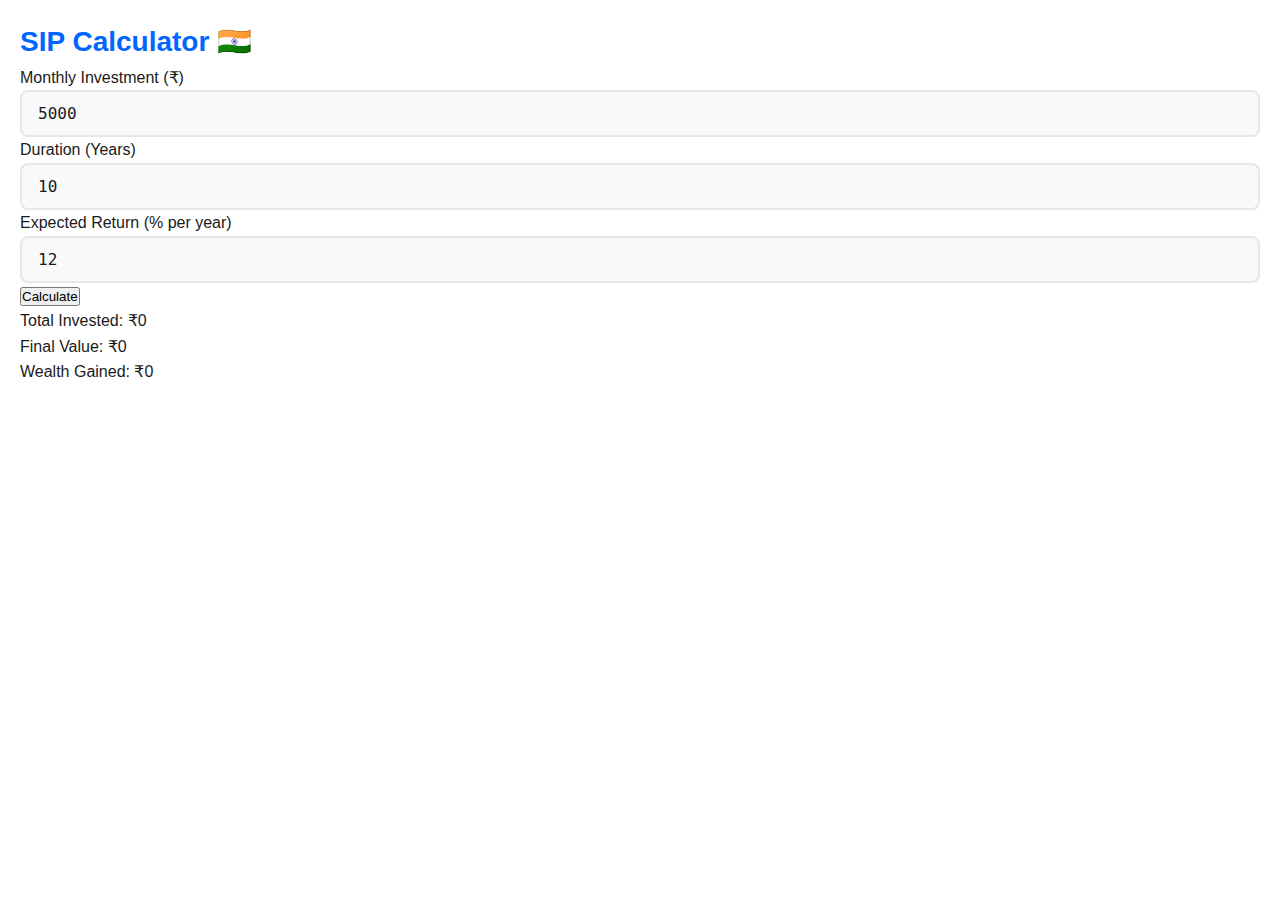
<file: index.html>
<!DOCTYPE html>
<html lang="en">
<head>
  <meta charset="UTF-8" />
  <title>SIP Calculator (India)</title>
  <link rel="stylesheet" href="style.css">
</head>
<body>

  <div class="container">
    <h1>SIP Calculator 🇮🇳</h1>

    <label>Monthly Investment (₹)</label>
    <input type="number" id="monthly" value="5000"/>

    <label>Duration (Years)</label>
    <input type="number" id="years" value="10"/>

    <label>Expected Return (% per year)</label>
    <input type="number" id="rate" value="12"/>

    <button onclick="calculateSIP()">Calculate</button>

    <div class="result">
      <p>Total Invested: ₹<span id="invested">0</span></p>
      <p>Final Value: ₹<span id="final">0</span></p>
      <p>Wealth Gained: ₹<span id="gain">0</span></p>
    </div>
  </div>

  <script src="script.js"></script>
</body>
</html>
</file>
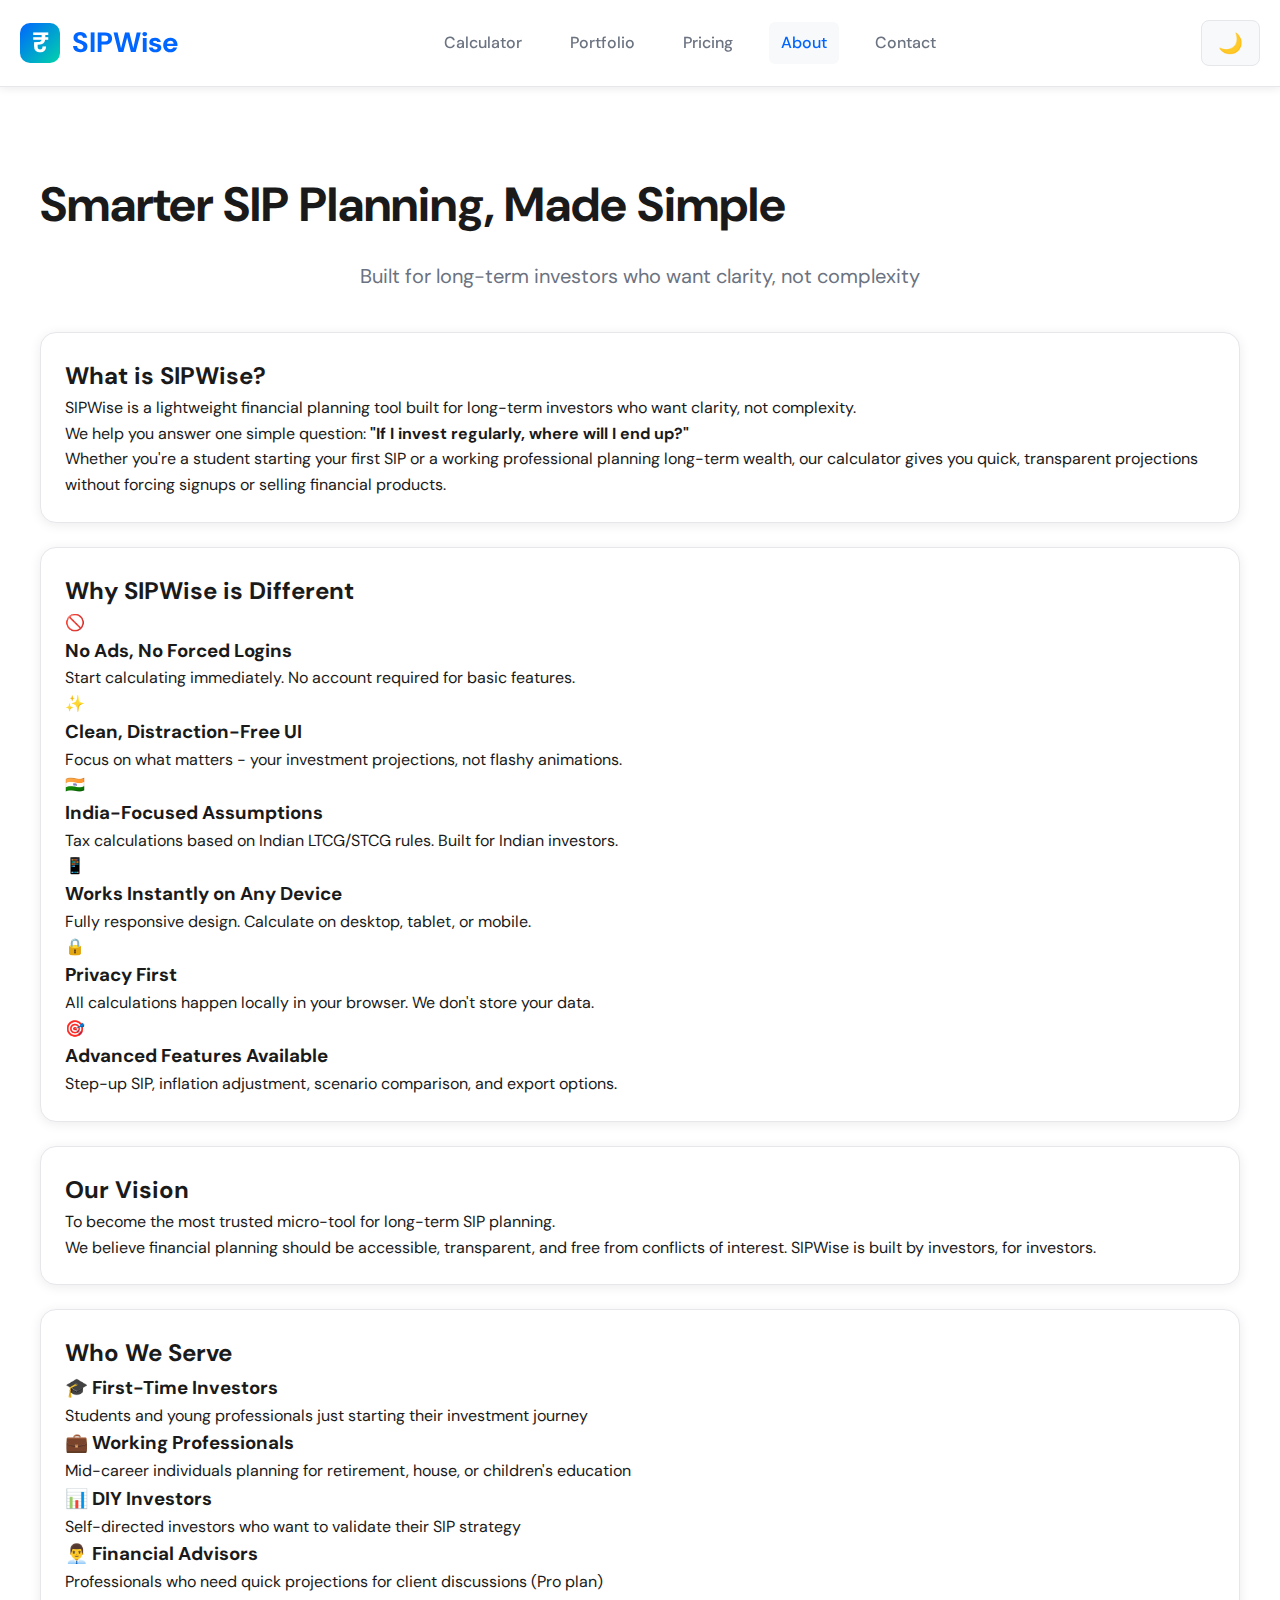
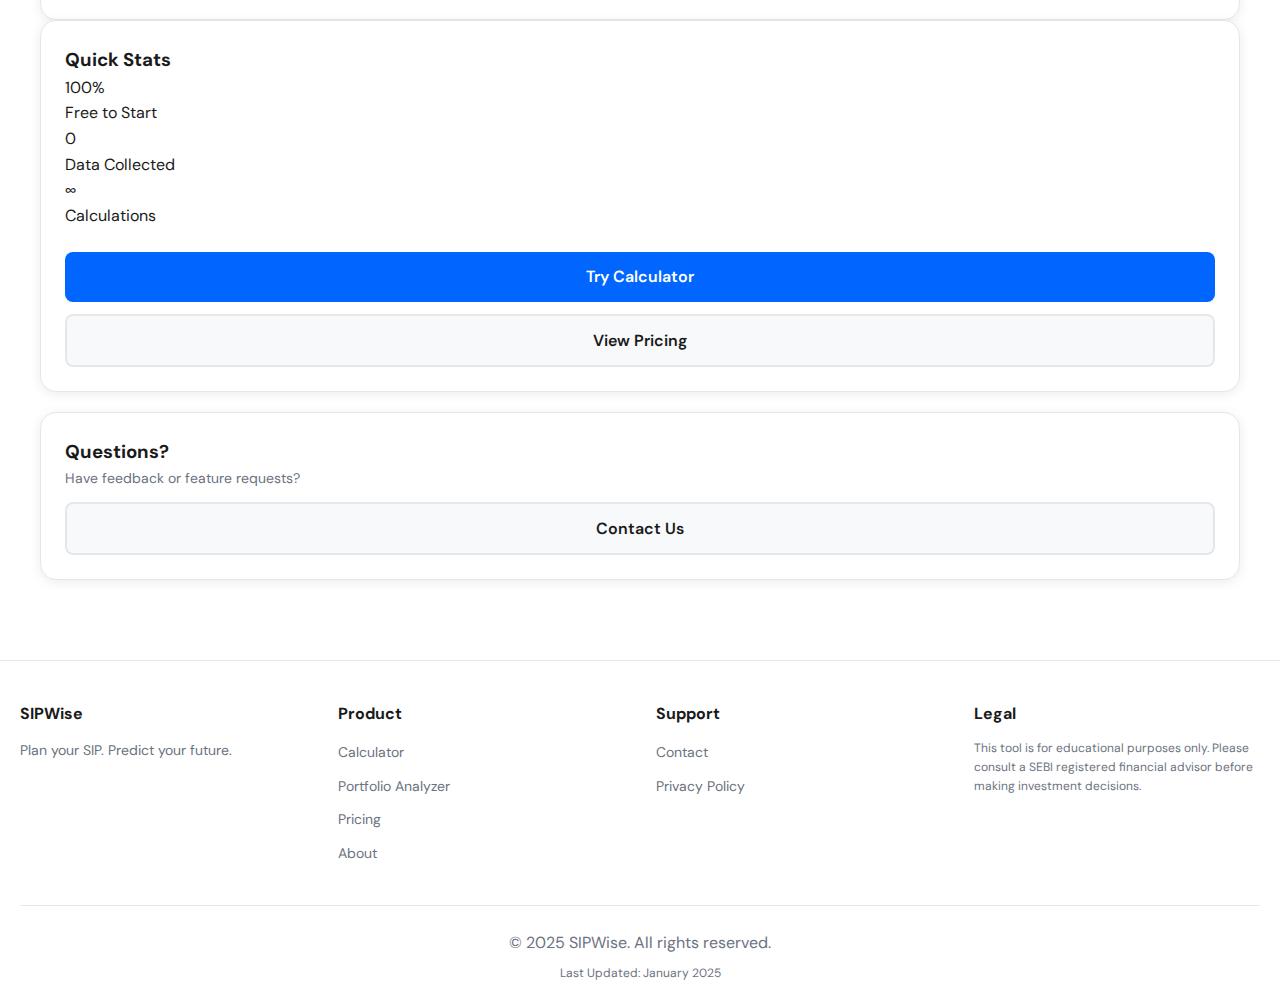
<file: about.html>
<!DOCTYPE html>
<html lang="en">
<head>
    <meta charset="UTF-8">
    <meta name="viewport" content="width=device-width, initial-scale=1.0">
    <meta name="description" content="Learn about SIPWise - a lightweight financial planning tool for long-term investors seeking clarity without complexity.">
    
    <!-- Google tag (gtag.js) -->
    <script async src="https://www.googletagmanager.com/gtag/js?id=G-8RSFJGFF8B"></script>
    <script>
      window.dataLayer = window.dataLayer || [];
      function gtag(){dataLayer.push(arguments);}
      gtag('js', new Date());
      gtag('config', 'G-8RSFJGFF8B');
    </script>
    
    <link rel="icon" href="./assets/images/favicon.ico" type="image/x-icon">
    <title>About - SIPWise | Plan your SIP. Predict your future.</title>
    
    <link href="https://fonts.googleapis.com/css2?family=DM+Sans:wght@400;500;700&family=JetBrains+Mono:wght@400;600&display=swap" rel="stylesheet">
    <link rel="stylesheet" href="./assets/css/style.css">
</head>
<body data-theme="light">
    <header>
        <div class="header-content">
            <h1>
                <a href="index.html" style="text-decoration: none; color: inherit; display: flex; align-items: center; gap: 12px;">
                    <div class="logo">₹</div>
                    SIPWise
                </a>
            </h1>
            <nav class="main-nav">
                <a href="index.html">Calculator</a>
                <a href="portfolio.html">Portfolio</a>
                <a href="pricing.html">Pricing</a>
                <a href="about.html" class="active">About</a>
                <a href="contact.html">Contact</a>
            </nav>
            <div class="header-controls">
                <button class="theme-toggle" id="themeToggle" onclick="toggleTheme()">🌙</button>
            </div>
        </div>
    </header>

    <div class="container">
        <div class="page-header">
            <h1 class="page-title">Smarter SIP Planning, Made Simple</h1>
            <p class="page-subtitle">Built for long-term investors who want clarity, not complexity</p>
        </div>

        <div class="content-section">
            <div class="about-grid">
                <div class="about-main">
                    <div class="card">
                        <h2>What is SIPWise?</h2>
                        <p>SIPWise is a lightweight financial planning tool built for long-term investors who want clarity, not complexity.</p>
                        
                        <p>We help you answer one simple question: <strong>"If I invest regularly, where will I end up?"</strong></p>
                        
                        <p>Whether you're a student starting your first SIP or a working professional planning long-term wealth, our calculator gives you quick, transparent projections without forcing signups or selling financial products.</p>
                    </div>

                    <div class="card" style="margin-top: 24px;">
                        <h2>Why SIPWise is Different</h2>
                        <div class="feature-list">
                            <div class="feature-item">
                                <div class="feature-icon">🚫</div>
                                <div>
                                    <h3>No Ads, No Forced Logins</h3>
                                    <p>Start calculating immediately. No account required for basic features.</p>
                                </div>
                            </div>
                            
                            <div class="feature-item">
                                <div class="feature-icon">✨</div>
                                <div>
                                    <h3>Clean, Distraction-Free UI</h3>
                                    <p>Focus on what matters - your investment projections, not flashy animations.</p>
                                </div>
                            </div>
                            
                            <div class="feature-item">
                                <div class="feature-icon">🇮🇳</div>
                                <div>
                                    <h3>India-Focused Assumptions</h3>
                                    <p>Tax calculations based on Indian LTCG/STCG rules. Built for Indian investors.</p>
                                </div>
                            </div>
                            
                            <div class="feature-item">
                                <div class="feature-icon">📱</div>
                                <div>
                                    <h3>Works Instantly on Any Device</h3>
                                    <p>Fully responsive design. Calculate on desktop, tablet, or mobile.</p>
                                </div>
                            </div>

                            <div class="feature-item">
                                <div class="feature-icon">🔒</div>
                                <div>
                                    <h3>Privacy First</h3>
                                    <p>All calculations happen locally in your browser. We don't store your data.</p>
                                </div>
                            </div>

                            <div class="feature-item">
                                <div class="feature-icon">🎯</div>
                                <div>
                                    <h3>Advanced Features Available</h3>
                                    <p>Step-up SIP, inflation adjustment, scenario comparison, and export options.</p>
                                </div>
                            </div>
                        </div>
                    </div>

                    <div class="card" style="margin-top: 24px;">
                        <h2>Our Vision</h2>
                        <p class="vision-text">To become the most trusted micro-tool for long-term SIP planning.</p>
                        <p>We believe financial planning should be accessible, transparent, and free from conflicts of interest. SIPWise is built by investors, for investors.</p>
                    </div>

                    <div class="card" style="margin-top: 24px;">
                        <h2>Who We Serve</h2>
                        <div class="user-segments">
                            <div class="segment">
                                <h3>🎓 First-Time Investors</h3>
                                <p>Students and young professionals just starting their investment journey</p>
                            </div>
                            
                            <div class="segment">
                                <h3>💼 Working Professionals</h3>
                                <p>Mid-career individuals planning for retirement, house, or children's education</p>
                            </div>
                            
                            <div class="segment">
                                <h3>📊 DIY Investors</h3>
                                <p>Self-directed investors who want to validate their SIP strategy</p>
                            </div>
                            
                            <div class="segment">
                                <h3>👨‍💼 Financial Advisors</h3>
                                <p>Professionals who need quick projections for client discussions (Pro plan)</p>
                            </div>
                        </div>
                    </div>
                </div>

                <div class="about-sidebar">
                    <div class="card sticky-card">
                        <h3>Quick Stats</h3>
                        <div class="stat-item">
                            <div class="stat-number">100%</div>
                            <div class="stat-label">Free to Start</div>
                        </div>
                        <div class="stat-item">
                            <div class="stat-number">0</div>
                            <div class="stat-label">Data Collected</div>
                        </div>
                        <div class="stat-item">
                            <div class="stat-number">∞</div>
                            <div class="stat-label">Calculations</div>
                        </div>
                        
                        <div style="margin-top: 24px;">
                            <a href="index.html" class="btn btn-primary" style="width: 100%; text-align: center; text-decoration: none; display: block;">Try Calculator</a>
                            <a href="pricing.html" class="btn btn-secondary" style="width: 100%; text-align: center; text-decoration: none; display: block; margin-top: 12px;">View Pricing</a>
                        </div>
                    </div>

                    <div class="card" style="margin-top: 20px;">
                        <h3>Questions?</h3>
                        <p style="font-size: 14px; color: var(--text-secondary);">Have feedback or feature requests?</p>
                        <a href="contact.html" class="btn btn-secondary" style="width: 100%; text-align: center; text-decoration: none; display: block; margin-top: 12px;">Contact Us</a>
                    </div>
                </div>
            </div>
        </div>
    </div>

    <footer>
        <div class="footer-content">
            <div class="footer-section">
                <h4>SIPWise</h4>
                <p style="font-size: 14px; color: var(--text-secondary); margin-top: 8px;">Plan your SIP. Predict your future.</p>
            </div>
            
            <div class="footer-section">
                <h4>Product</h4>
                <ul class="footer-links">
                    <li><a href="index.html">Calculator</a></li>
                    <li><a href="portfolio.html">Portfolio Analyzer</a></li>
                    <li><a href="pricing.html">Pricing</a></li>
                    <li><a href="about.html">About</a></li>
                </ul>
            </div>
            
            <div class="footer-section">
                <h4>Support</h4>
                <ul class="footer-links">
                    <li><a href="contact.html">Contact</a></li>
                    <li><a href="privacy.html">Privacy Policy</a></li>
                </ul>
            </div>
            
            <div class="footer-section">
                <h4>Legal</h4>
                <p style="font-size: 12px; color: var(--text-secondary); margin-top: 8px;">
                    This tool is for educational purposes only. Please consult a SEBI registered financial advisor before making investment decisions.
                </p>
            </div>
        </div>
        
        <div class="footer-bottom">
            <p>&copy; 2025 SIPWise. All rights reserved.</p>
            <p style="font-size: 12px; color: var(--text-secondary); margin-top: 8px;">
                Last Updated: January 2025
            </p>
        </div>
    </footer>

    <script src="./assets/js/script.js"></script>
</body>
</html>
</file>
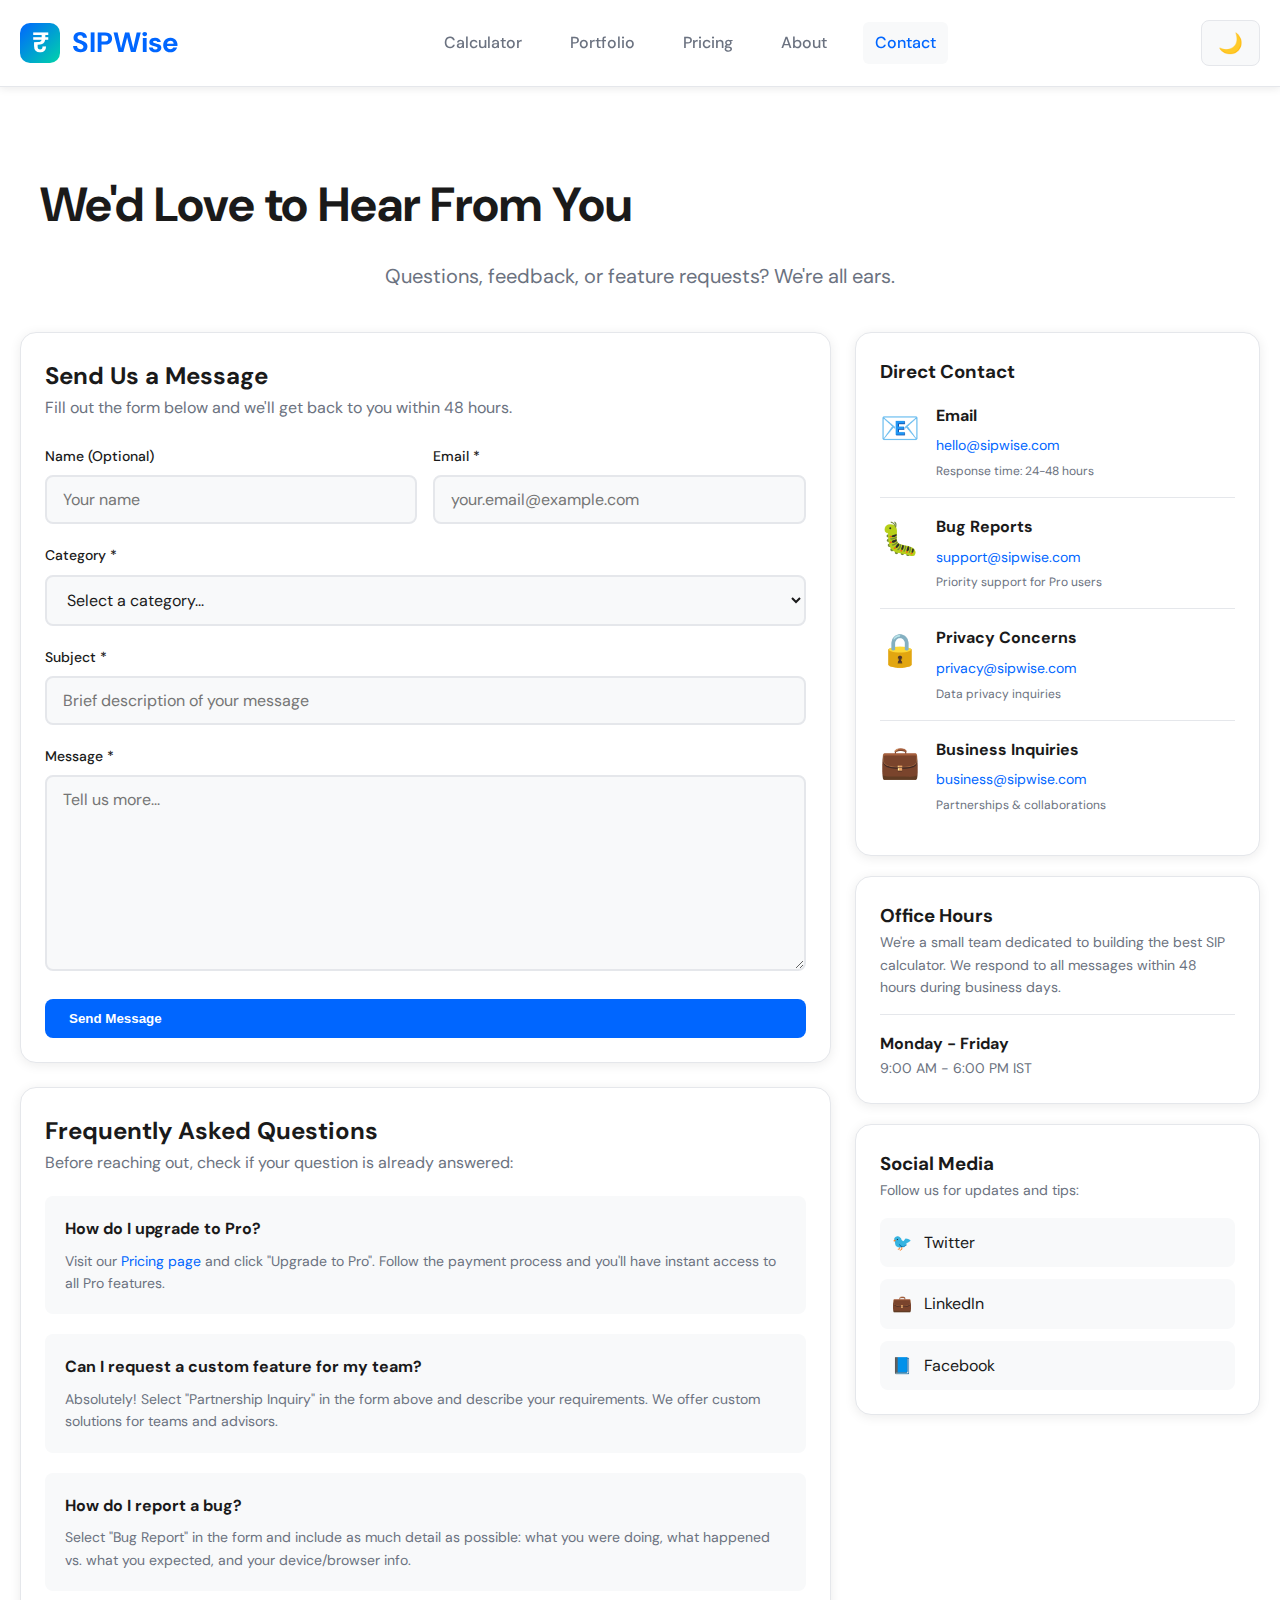
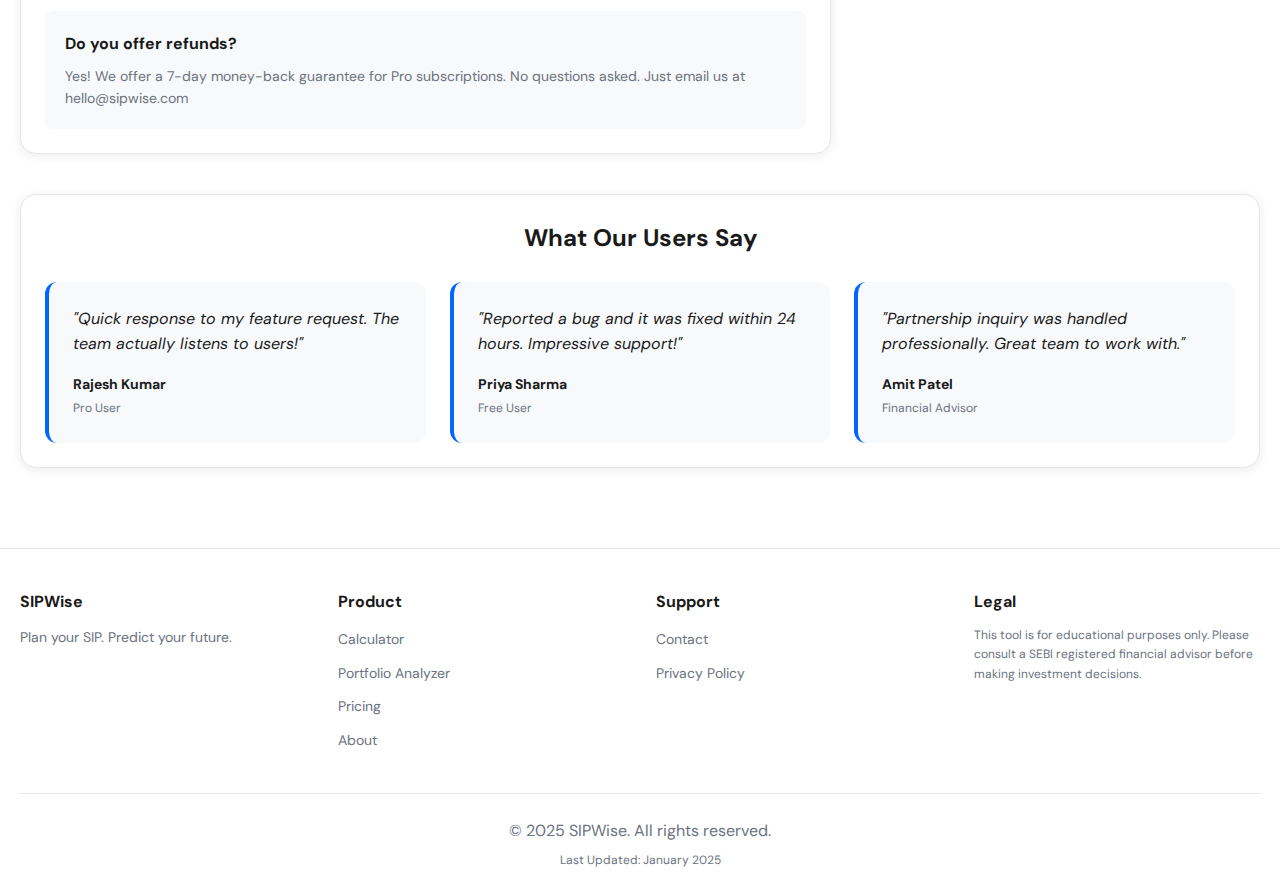
<file: contact.html>
<!DOCTYPE html>
<html lang="en">
<head>
    <meta charset="UTF-8">
    <meta name="viewport" content="width=device-width, initial-scale=1.0">
    <meta name="description" content="Contact SIPWise - We'd love to hear from you. Send feature requests, bug reports, or partnership ideas.">
    
    <!-- Google tag (gtag.js) -->
    <script async src="https://www.googletagmanager.com/gtag/js?id=G-8RSFJGFF8B"></script>
    <script>
      window.dataLayer = window.dataLayer || [];
      function gtag(){dataLayer.push(arguments);}
      gtag('js', new Date());
      gtag('config', 'G-8RSFJGFF8B');
    </script>
    
    <link rel="icon" href="./assets/images/favicon.ico" type="image/x-icon">
    <title>Contact - SIPWise | Plan your SIP. Predict your future.</title>
    
    <link href="https://fonts.googleapis.com/css2?family=DM+Sans:wght@400;500;700&family=JetBrains+Mono:wght@400;600&display=swap" rel="stylesheet">
    <link rel="stylesheet" href="./assets/css/style.css">
</head>
<body data-theme="light">
    <header>
        <div class="header-content">
            <h1>
                <a href="index.html" style="text-decoration: none; color: inherit; display: flex; align-items: center; gap: 12px;">
                    <div class="logo">₹</div>
                    SIPWise
                </a>
            </h1>
            <nav class="main-nav">
                <a href="index.html">Calculator</a>
                <a href="portfolio.html">Portfolio</a>
                <a href="pricing.html">Pricing</a>
                <a href="about.html">About</a>
                <a href="contact.html" class="active">Contact</a>
            </nav>
            <div class="header-controls">
                <button class="theme-toggle" id="themeToggle" onclick="toggleTheme()">🌙</button>
            </div>
        </div>
    </header>

    <div class="container">
        <div class="page-header">
            <h1 class="page-title">We'd Love to Hear From You</h1>
            <p class="page-subtitle">Questions, feedback, or feature requests? We're all ears.</p>
        </div>

        <div class="contact-grid">
            <div class="contact-main">
                <div class="card">
                    <h2>Send Us a Message</h2>
                    <p style="color: var(--text-secondary); margin-bottom: 24px;">Fill out the form below and we'll get back to you within 48 hours.</p>
                    
                    <form id="contactForm" class="contact-form">
                        <div class="form-row">
                            <div class="form-group">
                                <label for="name">Name (Optional)</label>
                                <input type="text" id="name" name="name" placeholder="Your name">
                            </div>
                            
                            <div class="form-group">
                                <label for="email">Email *</label>
                                <input type="email" id="email" name="email" placeholder="your.email@example.com" required>
                            </div>
                        </div>
                        
                        <div class="form-group">
                            <label for="category">Category *</label>
                            <select id="category" name="category" required>
                                <option value="">Select a category...</option>
                                <option value="feature">✨ Feature Request</option>
                                <option value="bug">🐛 Bug Report</option>
                                <option value="partnership">🤝 Partnership Inquiry</option>
                                <option value="support">💬 General Support</option>
                                <option value="feedback">📣 Feedback</option>
                                <option value="other">📌 Other</option>
                            </select>
                        </div>
                        
                        <div class="form-group">
                            <label for="subject">Subject *</label>
                            <input type="text" id="subject" name="subject" placeholder="Brief description of your message" required>
                        </div>
                        
                        <div class="form-group">
                            <label for="message">Message *</label>
                            <textarea id="message" name="message" rows="8" placeholder="Tell us more..." required></textarea>
                        </div>
                        
                        <button type="submit" class="btn btn-primary" style="width: 100%;">Send Message</button>
                    </form>

                    <div id="formSuccess" class="form-message form-success" style="display: none;">
                        <strong>✅ Message sent successfully!</strong>
                        <p>Thank you for reaching out. We'll respond within 48 hours.</p>
                    </div>

                    <div id="formError" class="form-message form-error" style="display: none;">
                        <strong>❌ Oops! Something went wrong.</strong>
                        <p>Please try again or email us directly at hello@sipwise.com</p>
                    </div>
                </div>

                <div class="card" style="margin-top: 24px;">
                    <h2>Frequently Asked Questions</h2>
                    <p style="color: var(--text-secondary); margin-bottom: 20px;">Before reaching out, check if your question is already answered:</p>
                    
                    <div class="faq-list">
                        <div class="faq-item-contact">
                            <h3>How do I upgrade to Pro?</h3>
                            <p>Visit our <a href="pricing.html">Pricing page</a> and click "Upgrade to Pro". Follow the payment process and you'll have instant access to all Pro features.</p>
                        </div>
                        
                        <div class="faq-item-contact">
                            <h3>Can I request a custom feature for my team?</h3>
                            <p>Absolutely! Select "Partnership Inquiry" in the form above and describe your requirements. We offer custom solutions for teams and advisors.</p>
                        </div>
                        
                        <div class="faq-item-contact">
                            <h3>How do I report a bug?</h3>
                            <p>Select "Bug Report" in the form and include as much detail as possible: what you were doing, what happened vs. what you expected, and your device/browser info.</p>
                        </div>
                        
                        <div class="faq-item-contact">
                            <h3>Do you offer refunds?</h3>
                            <p>Yes! We offer a 7-day money-back guarantee for Pro subscriptions. No questions asked. Just email us at hello@sipwise.com</p>
                        </div>
                    </div>
                </div>
            </div>

            <div class="contact-sidebar">
                <div class="card sticky-card">
                    <h3>Direct Contact</h3>
                    
                    <div class="contact-method">
                        <div class="contact-icon">📧</div>
                        <div>
                            <h4>Email</h4>
                            <a href="mailto:hello@sipwise.com">hello@sipwise.com</a>
                            <p style="font-size: 12px; color: var(--text-secondary); margin-top: 4px;">Response time: 24-48 hours</p>
                        </div>
                    </div>
                    
                    <div class="contact-method">
                        <div class="contact-icon">🐛</div>
                        <div>
                            <h4>Bug Reports</h4>
                            <a href="mailto:support@sipwise.com">support@sipwise.com</a>
                            <p style="font-size: 12px; color: var(--text-secondary); margin-top: 4px;">Priority support for Pro users</p>
                        </div>
                    </div>
                    
                    <div class="contact-method">
                        <div class="contact-icon">🔒</div>
                        <div>
                            <h4>Privacy Concerns</h4>
                            <a href="mailto:privacy@sipwise.com">privacy@sipwise.com</a>
                            <p style="font-size: 12px; color: var(--text-secondary); margin-top: 4px;">Data privacy inquiries</p>
                        </div>
                    </div>
                    
                    <div class="contact-method">
                        <div class="contact-icon">💼</div>
                        <div>
                            <h4>Business Inquiries</h4>
                            <a href="mailto:business@sipwise.com">business@sipwise.com</a>
                            <p style="font-size: 12px; color: var(--text-secondary); margin-top: 4px;">Partnerships & collaborations</p>
                        </div>
                    </div>
                </div>

                <div class="card" style="margin-top: 20px;">
                    <h3>Office Hours</h3>
                    <p style="font-size: 14px; color: var(--text-secondary);">
                        We're a small team dedicated to building the best SIP calculator. We respond to all messages within 48 hours during business days.
                    </p>
                    <div style="margin-top: 16px; padding-top: 16px; border-top: 1px solid var(--border);">
                        <p><strong>Monday - Friday</strong></p>
                        <p style="font-size: 14px; color: var(--text-secondary);">9:00 AM - 6:00 PM IST</p>
                    </div>
                </div>

                <div class="card" style="margin-top: 20px;">
                    <h3>Social Media</h3>
                    <p style="font-size: 14px; color: var(--text-secondary); margin-bottom: 16px;">Follow us for updates and tips:</p>
                    
                    <div class="social-links">
                        <a href="#" class="social-link">
                            <span>🐦</span>
                            <span>Twitter</span>
                        </a>
                        <a href="#" class="social-link">
                            <span>💼</span>
                            <span>LinkedIn</span>
                        </a>
                        <a href="#" class="social-link">
                            <span>📘</span>
                            <span>Facebook</span>
                        </a>
                    </div>
                </div>
            </div>
        </div>

        <div class="card" style="margin-top: 40px;">
            <h2 style="text-align: center; margin-bottom: 24px;">What Our Users Say</h2>
            
            <div class="testimonials-grid">
                <div class="testimonial">
                    <p>"Quick response to my feature request. The team actually listens to users!"</p>
                    <div class="testimonial-author">
                        <strong>Rajesh Kumar</strong>
                        <span>Pro User</span>
                    </div>
                </div>
                
                <div class="testimonial">
                    <p>"Reported a bug and it was fixed within 24 hours. Impressive support!"</p>
                    <div class="testimonial-author">
                        <strong>Priya Sharma</strong>
                        <span>Free User</span>
                    </div>
                </div>
                
                <div class="testimonial">
                    <p>"Partnership inquiry was handled professionally. Great team to work with."</p>
                    <div class="testimonial-author">
                        <strong>Amit Patel</strong>
                        <span>Financial Advisor</span>
                    </div>
                </div>
            </div>
        </div>
    </div>

    <footer>
        <div class="footer-content">
            <div class="footer-section">
                <h4>SIPWise</h4>
                <p style="font-size: 14px; color: var(--text-secondary); margin-top: 8px;">Plan your SIP. Predict your future.</p>
            </div>
            
            <div class="footer-section">
                <h4>Product</h4>
                <ul class="footer-links">
                    <li><a href="index.html">Calculator</a></li>
                    <li><a href="portfolio.html">Portfolio Analyzer</a></li>
                    <li><a href="pricing.html">Pricing</a></li>
                    <li><a href="about.html">About</a></li>
                </ul>
            </div>
            
            <div class="footer-section">
                <h4>Support</h4>
                <ul class="footer-links">
                    <li><a href="contact.html">Contact</a></li>
                    <li><a href="privacy.html">Privacy Policy</a></li>
                </ul>
            </div>
            
            <div class="footer-section">
                <h4>Legal</h4>
                <p style="font-size: 12px; color: var(--text-secondary); margin-top: 8px;">
                    This tool is for educational purposes only. Please consult a SEBI registered financial advisor before making investment decisions.
                </p>
            </div>
        </div>
        
        <div class="footer-bottom">
            <p>&copy; 2025 SIPWise. All rights reserved.</p>
            <p style="font-size: 12px; color: var(--text-secondary); margin-top: 8px;">
                Last Updated: January 2025
            </p>
        </div>
    </footer>

    <script src="script.js"></script>
    <script>
        // Contact form handling
        document.getElementById('contactForm').addEventListener('submit', function(e) {
            e.preventDefault();
            
            // Get form data
            const formData = {
                name: document.getElementById('name').value,
                email: document.getElementById('email').value,
                category: document.getElementById('category').value,
                subject: document.getElementById('subject').value,
                message: document.getElementById('message').value
            };
            
            // Show loading state
            const submitBtn = this.querySelector('button[type="submit"]');
            submitBtn.textContent = 'Sending...';
            submitBtn.disabled = true;
            
            // Simulate form submission (replace with actual API call)
            setTimeout(() => {
                // Show success message
                document.getElementById('formSuccess').style.display = 'block';
                document.getElementById('formError').style.display = 'none';
                
                // Reset form
                this.reset();
                submitBtn.textContent = 'Send Message';
                submitBtn.disabled = false;
                
                // Hide success message after 5 seconds
                setTimeout(() => {
                    document.getElementById('formSuccess').style.display = 'none';
                }, 5000);
                
                // In production, replace with actual API call:
                // fetch('/api/contact', {
                //     method: 'POST',
                //     headers: { 'Content-Type': 'application/json' },
                //     body: JSON.stringify(formData)
                // })
                // .then(response => response.json())
                // .then(data => { /* handle success */ })
                // .catch(error => { /* handle error */ });
            }, 1000);
        });
    </script>
</body>
</html>
</file>
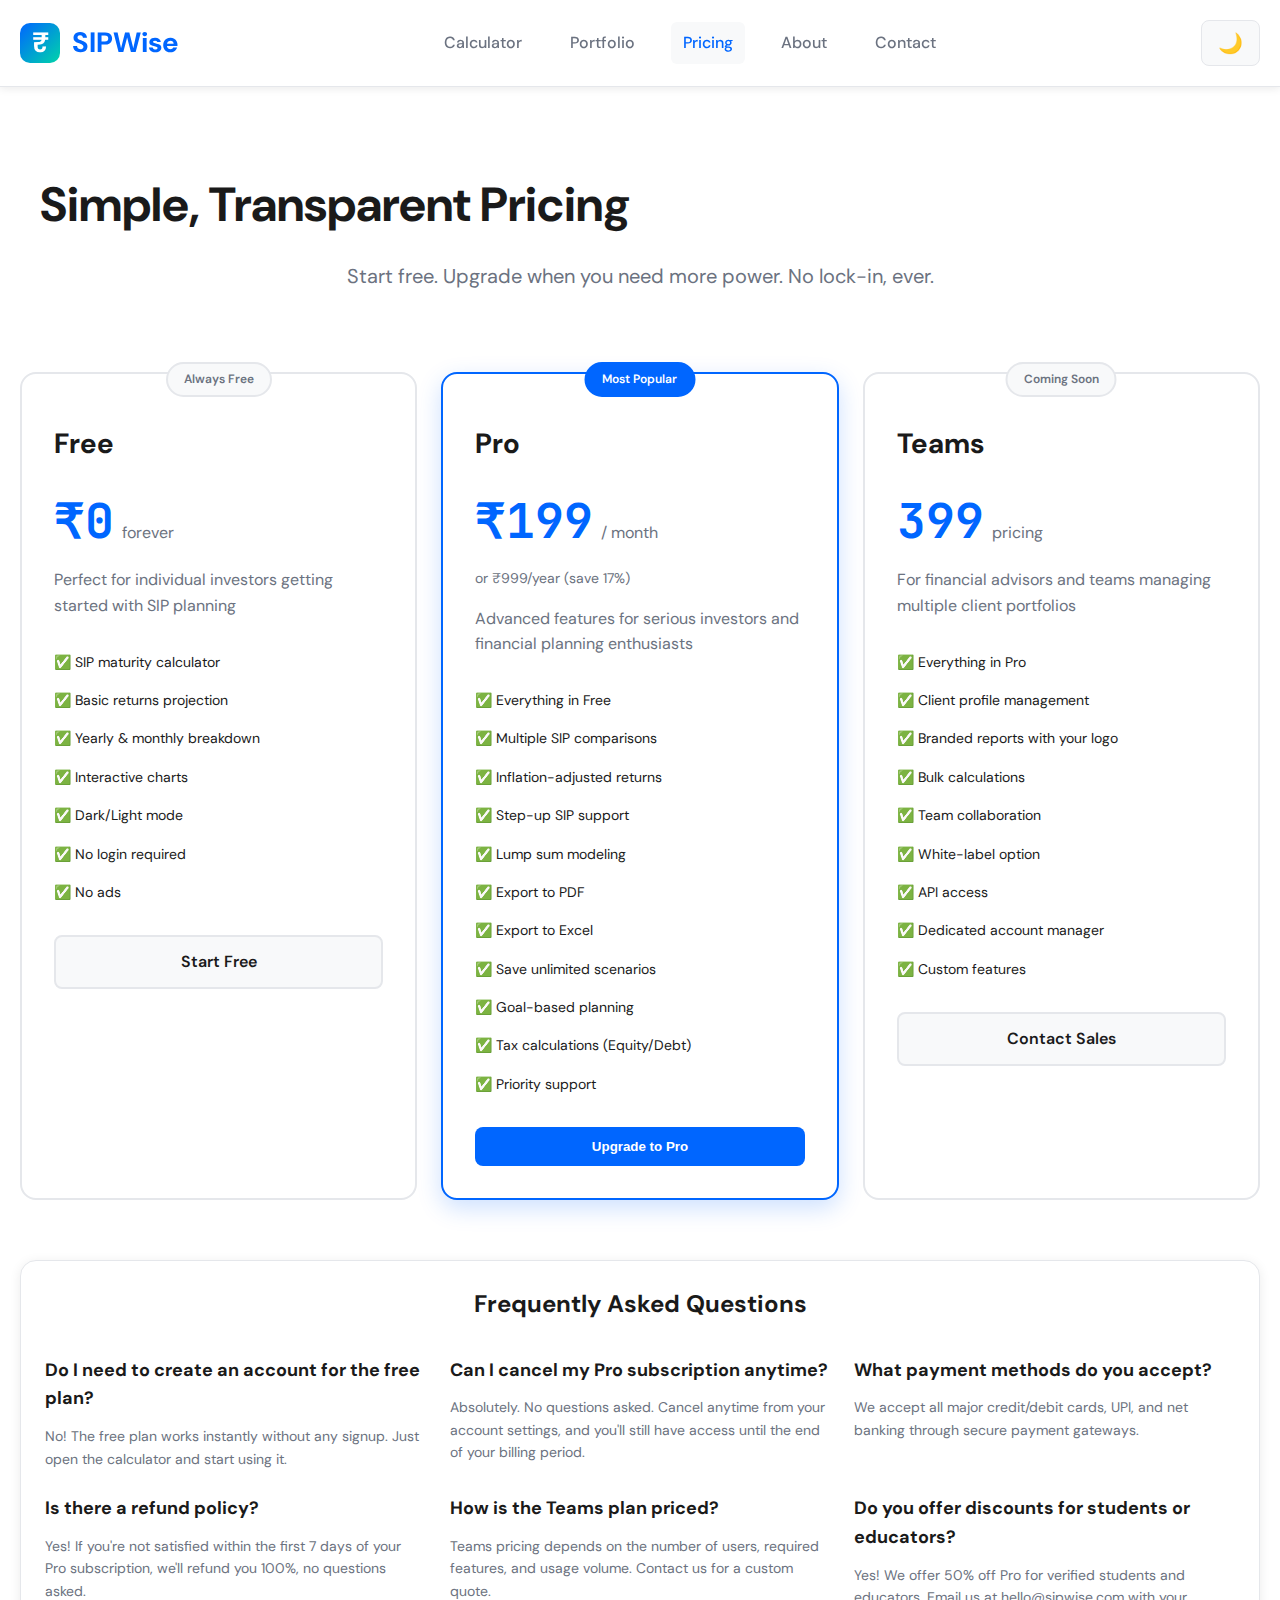
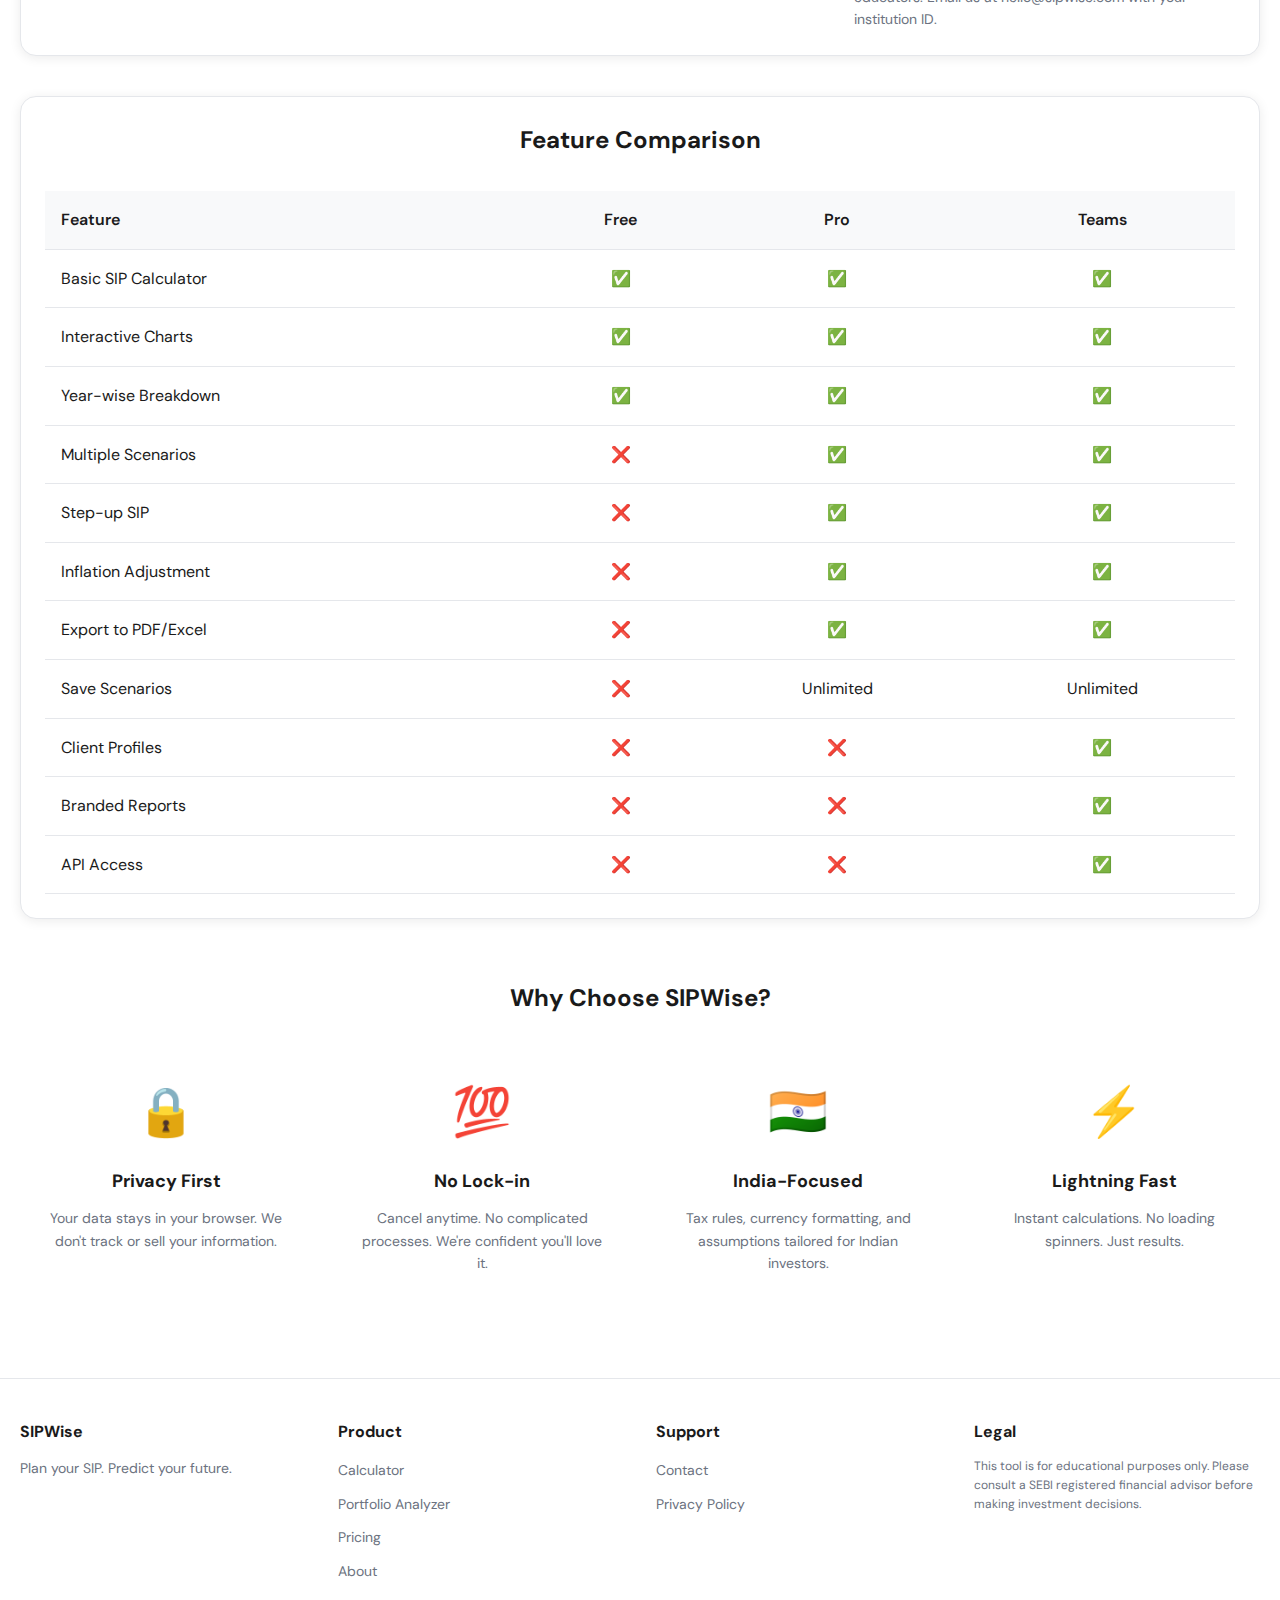
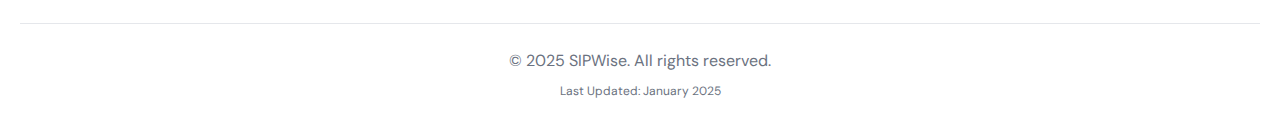
<file: pricing.html>
<!DOCTYPE html>
<html lang="en">
<head>
    <meta charset="UTF-8">
    <meta name="viewport" content="width=device-width, initial-scale=1.0">
    <meta name="description" content="SIPWise pricing - Start free, upgrade for advanced features. No lock-in, cancel anytime.">
    
    <!-- Google tag (gtag.js) -->
    <script async src="https://www.googletagmanager.com/gtag/js?id=G-8RSFJGFF8B"></script>
    <script>
      window.dataLayer = window.dataLayer || [];
      function gtag(){dataLayer.push(arguments);}
      gtag('js', new Date());
      gtag('config', 'G-8RSFJGFF8B');
    </script>
    
    <link rel="icon" href="./assets/images/favicon.ico" type="image/x-icon">
    <title>Pricing - SIPWise | Plan your SIP. Predict your future.</title>
    
    <link href="https://fonts.googleapis.com/css2?family=DM+Sans:wght@400;500;700&family=JetBrains+Mono:wght@400;600&display=swap" rel="stylesheet">
    <link rel="stylesheet" href="./assets/css/style.css">
</head>
<body data-theme="light">
    <header>
        <div class="header-content">
            <h1>
                <a href="index.html" style="text-decoration: none; color: inherit; display: flex; align-items: center; gap: 12px;">
                    <div class="logo">₹</div>
                    SIPWise
                </a>
            </h1>
            <nav class="main-nav">
                <a href="index.html">Calculator</a>
                <a href="portfolio.html">Portfolio</a>
                <a href="pricing.html" class="active">Pricing</a>
                <a href="about.html">About</a>
                <a href="contact.html">Contact</a>
            </nav>
            <div class="header-controls">
                <button class="theme-toggle" id="themeToggle" onclick="toggleTheme()">🌙</button>
            </div>
        </div>
    </header>

    <div class="container">
        <div class="page-header">
            <h1 class="page-title">Simple, Transparent Pricing</h1>
            <p class="page-subtitle">Start free. Upgrade when you need more power. No lock-in, ever.</p>
        </div>

        <div class="pricing-grid">
            <!-- Free Plan -->
            <div class="pricing-card">
                <div class="pricing-badge">Always Free</div>
                <h2 class="pricing-title">Free</h2>
                <div class="pricing-price">
                    <span class="price-amount">₹0</span>
                    <span class="price-period">forever</span>
                </div>
                <p class="pricing-description">Perfect for individual investors getting started with SIP planning</p>
                
                <ul class="pricing-features">
                    <li>✅ SIP maturity calculator</li>
                    <li>✅ Basic returns projection</li>
                    <li>✅ Yearly & monthly breakdown</li>
                    <li>✅ Interactive charts</li>
                    <li>✅ Dark/Light mode</li>
                    <li>✅ No login required</li>
                    <li>✅ No ads</li>
                </ul>
                
                <a href="index.html" class="btn btn-secondary pricing-btn">Start Free</a>
            </div>

            <!-- Pro Plan -->
            <div class="pricing-card pricing-card-featured">
                <div class="pricing-badge pricing-badge-popular">Most Popular</div>
                <h2 class="pricing-title">Pro</h2>
                <div class="pricing-price">
                    <span class="price-amount">₹199</span>
                    <span class="price-period">/ month</span>
                </div>
                <div class="pricing-annual">or ₹999/year (save 17%)</div>
                <p class="pricing-description">Advanced features for serious investors and financial planning enthusiasts</p>
                
                <ul class="pricing-features">
                    <li>✅ Everything in Free</li>
                    <li>✅ Multiple SIP comparisons</li>
                    <li>✅ Inflation-adjusted returns</li>
                    <li>✅ Step-up SIP support</li>
                    <li>✅ Lump sum modeling</li>
                    <li>✅ Export to PDF</li>
                    <li>✅ Export to Excel</li>
                    <li>✅ Save unlimited scenarios</li>
                    <li>✅ Goal-based planning</li>
                    <li>✅ Tax calculations (Equity/Debt)</li>
                    <li>✅ Priority support</li>
                </ul>
                
                <button class="btn btn-primary pricing-btn" onclick="alert('Payment integration coming soon! Email us at hello@sipwise.com to get early access.')">Upgrade to Pro</button>
            </div>

            <!-- Teams Plan -->
            <div class="pricing-card">
                <div class="pricing-badge">Coming Soon</div>
                <h2 class="pricing-title">Teams</h2>
                <div class="pricing-price">
                    <span class="price-amount">399</span>
                    <span class="price-period">pricing</span>
                </div>
                <p class="pricing-description">For financial advisors and teams managing multiple client portfolios</p>
                
                <ul class="pricing-features">
                    <li>✅ Everything in Pro</li>
                    <li>✅ Client profile management</li>
                    <li>✅ Branded reports with your logo</li>
                    <li>✅ Bulk calculations</li>
                    <li>✅ Team collaboration</li>
                    <li>✅ White-label option</li>
                    <li>✅ API access</li>
                    <li>✅ Dedicated account manager</li>
                    <li>✅ Custom features</li>
                </ul>
                
                <a href="contact.html" class="btn btn-secondary pricing-btn">Contact Sales</a>
            </div>
        </div>

        <!-- FAQ Section -->
        <div class="card" style="margin-top: 60px;">
            <h2 style="text-align: center; margin-bottom: 32px;">Frequently Asked Questions</h2>
            
            <div class="faq-grid">
                <div class="faq-item">
                    <h3>Do I need to create an account for the free plan?</h3>
                    <p>No! The free plan works instantly without any signup. Just open the calculator and start using it.</p>
                </div>
                
                <div class="faq-item">
                    <h3>Can I cancel my Pro subscription anytime?</h3>
                    <p>Absolutely. No questions asked. Cancel anytime from your account settings, and you'll still have access until the end of your billing period.</p>
                </div>
                
                <div class="faq-item">
                    <h3>What payment methods do you accept?</h3>
                    <p>We accept all major credit/debit cards, UPI, and net banking through secure payment gateways.</p>
                </div>
                
                <div class="faq-item">
                    <h3>Is there a refund policy?</h3>
                    <p>Yes! If you're not satisfied within the first 7 days of your Pro subscription, we'll refund you 100%, no questions asked.</p>
                </div>
                
                <div class="faq-item">
                    <h3>How is the Teams plan priced?</h3>
                    <p>Teams pricing depends on the number of users, required features, and usage volume. Contact us for a custom quote.</p>
                </div>
                
                <div class="faq-item">
                    <h3>Do you offer discounts for students or educators?</h3>
                    <p>Yes! We offer 50% off Pro for verified students and educators. Email us at hello@sipwise.com with your institution ID.</p>
                </div>
            </div>
        </div>

        <!-- Comparison Table -->
        <div class="card" style="margin-top: 40px;">
            <h2 style="text-align: center; margin-bottom: 32px;">Feature Comparison</h2>
            
            <div class="comparison-table-wrapper">
                <table class="comparison-table">
                    <thead>
                        <tr>
                            <th>Feature</th>
                            <th>Free</th>
                            <th>Pro</th>
                            <th>Teams</th>
                        </tr>
                    </thead>
                    <tbody>
                        <tr>
                            <td>Basic SIP Calculator</td>
                            <td>✅</td>
                            <td>✅</td>
                            <td>✅</td>
                        </tr>
                        <tr>
                            <td>Interactive Charts</td>
                            <td>✅</td>
                            <td>✅</td>
                            <td>✅</td>
                        </tr>
                        <tr>
                            <td>Year-wise Breakdown</td>
                            <td>✅</td>
                            <td>✅</td>
                            <td>✅</td>
                        </tr>
                        <tr>
                            <td>Multiple Scenarios</td>
                            <td>❌</td>
                            <td>✅</td>
                            <td>✅</td>
                        </tr>
                        <tr>
                            <td>Step-up SIP</td>
                            <td>❌</td>
                            <td>✅</td>
                            <td>✅</td>
                        </tr>
                        <tr>
                            <td>Inflation Adjustment</td>
                            <td>❌</td>
                            <td>✅</td>
                            <td>✅</td>
                        </tr>
                        <tr>
                            <td>Export to PDF/Excel</td>
                            <td>❌</td>
                            <td>✅</td>
                            <td>✅</td>
                        </tr>
                        <tr>
                            <td>Save Scenarios</td>
                            <td>❌</td>
                            <td>Unlimited</td>
                            <td>Unlimited</td>
                        </tr>
                        <tr>
                            <td>Client Profiles</td>
                            <td>❌</td>
                            <td>❌</td>
                            <td>✅</td>
                        </tr>
                        <tr>
                            <td>Branded Reports</td>
                            <td>❌</td>
                            <td>❌</td>
                            <td>✅</td>
                        </tr>
                        <tr>
                            <td>API Access</td>
                            <td>❌</td>
                            <td>❌</td>
                            <td>✅</td>
                        </tr>
                    </tbody>
                </table>
            </div>
        </div>

        <!-- Trust Section -->
        <div class="trust-section">
            <h2 style="text-align: center; margin-bottom: 32px;">Why Choose SIPWise?</h2>
            <div class="trust-grid">
                <div class="trust-item">
                    <div class="trust-icon">🔒</div>
                    <h3>Privacy First</h3>
                    <p>Your data stays in your browser. We don't track or sell your information.</p>
                </div>
                
                <div class="trust-item">
                    <div class="trust-icon">💯</div>
                    <h3>No Lock-in</h3>
                    <p>Cancel anytime. No complicated processes. We're confident you'll love it.</p>
                </div>
                
                <div class="trust-item">
                    <div class="trust-icon">🇮🇳</div>
                    <h3>India-Focused</h3>
                    <p>Tax rules, currency formatting, and assumptions tailored for Indian investors.</p>
                </div>
                
                <div class="trust-item">
                    <div class="trust-icon">⚡</div>
                    <h3>Lightning Fast</h3>
                    <p>Instant calculations. No loading spinners. Just results.</p>
                </div>
            </div>
        </div>
    </div>

    <footer>
        <div class="footer-content">
            <div class="footer-section">
                <h4>SIPWise</h4>
                <p style="font-size: 14px; color: var(--text-secondary); margin-top: 8px;">Plan your SIP. Predict your future.</p>
            </div>
            
            <div class="footer-section">
                <h4>Product</h4>
                <ul class="footer-links">
                    <li><a href="index.html">Calculator</a></li>
                    <li><a href="portfolio.html">Portfolio Analyzer</a></li>
                    <li><a href="pricing.html">Pricing</a></li>
                    <li><a href="about.html">About</a></li>
                </ul>
            </div>
            
            <div class="footer-section">
                <h4>Support</h4>
                <ul class="footer-links">
                    <li><a href="contact.html">Contact</a></li>
                    <li><a href="privacy.html">Privacy Policy</a></li>
                </ul>
            </div>
            
            <div class="footer-section">
                <h4>Legal</h4>
                <p style="font-size: 12px; color: var(--text-secondary); margin-top: 8px;">
                    This tool is for educational purposes only. Please consult a SEBI registered financial advisor before making investment decisions.
                </p>
            </div>
        </div>
        
        <div class="footer-bottom">
            <p>&copy; 2025 SIPWise. All rights reserved.</p>
            <p style="font-size: 12px; color: var(--text-secondary); margin-top: 8px;">
                Last Updated: January 2025
            </p>
        </div>
    </footer>

    <script src="./assets/js/script.js"></script>
</body>
</html>
</file>
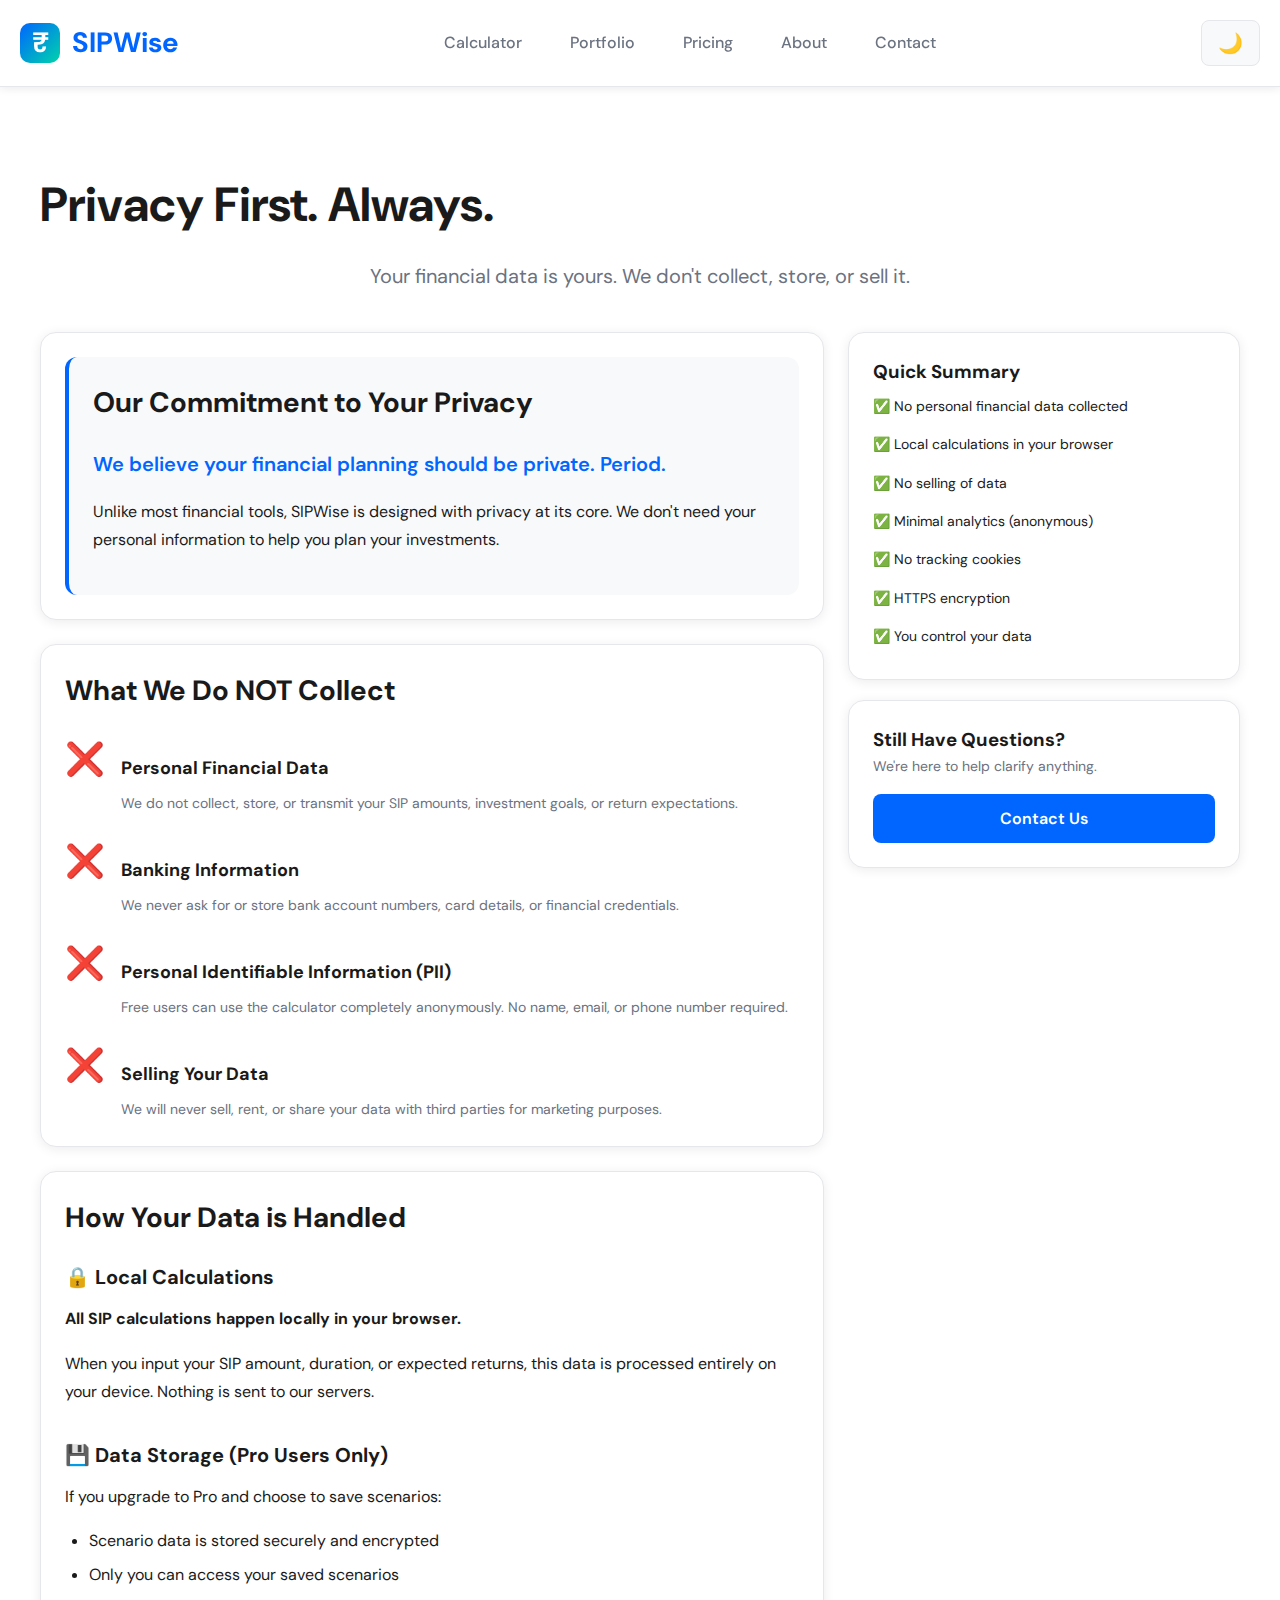
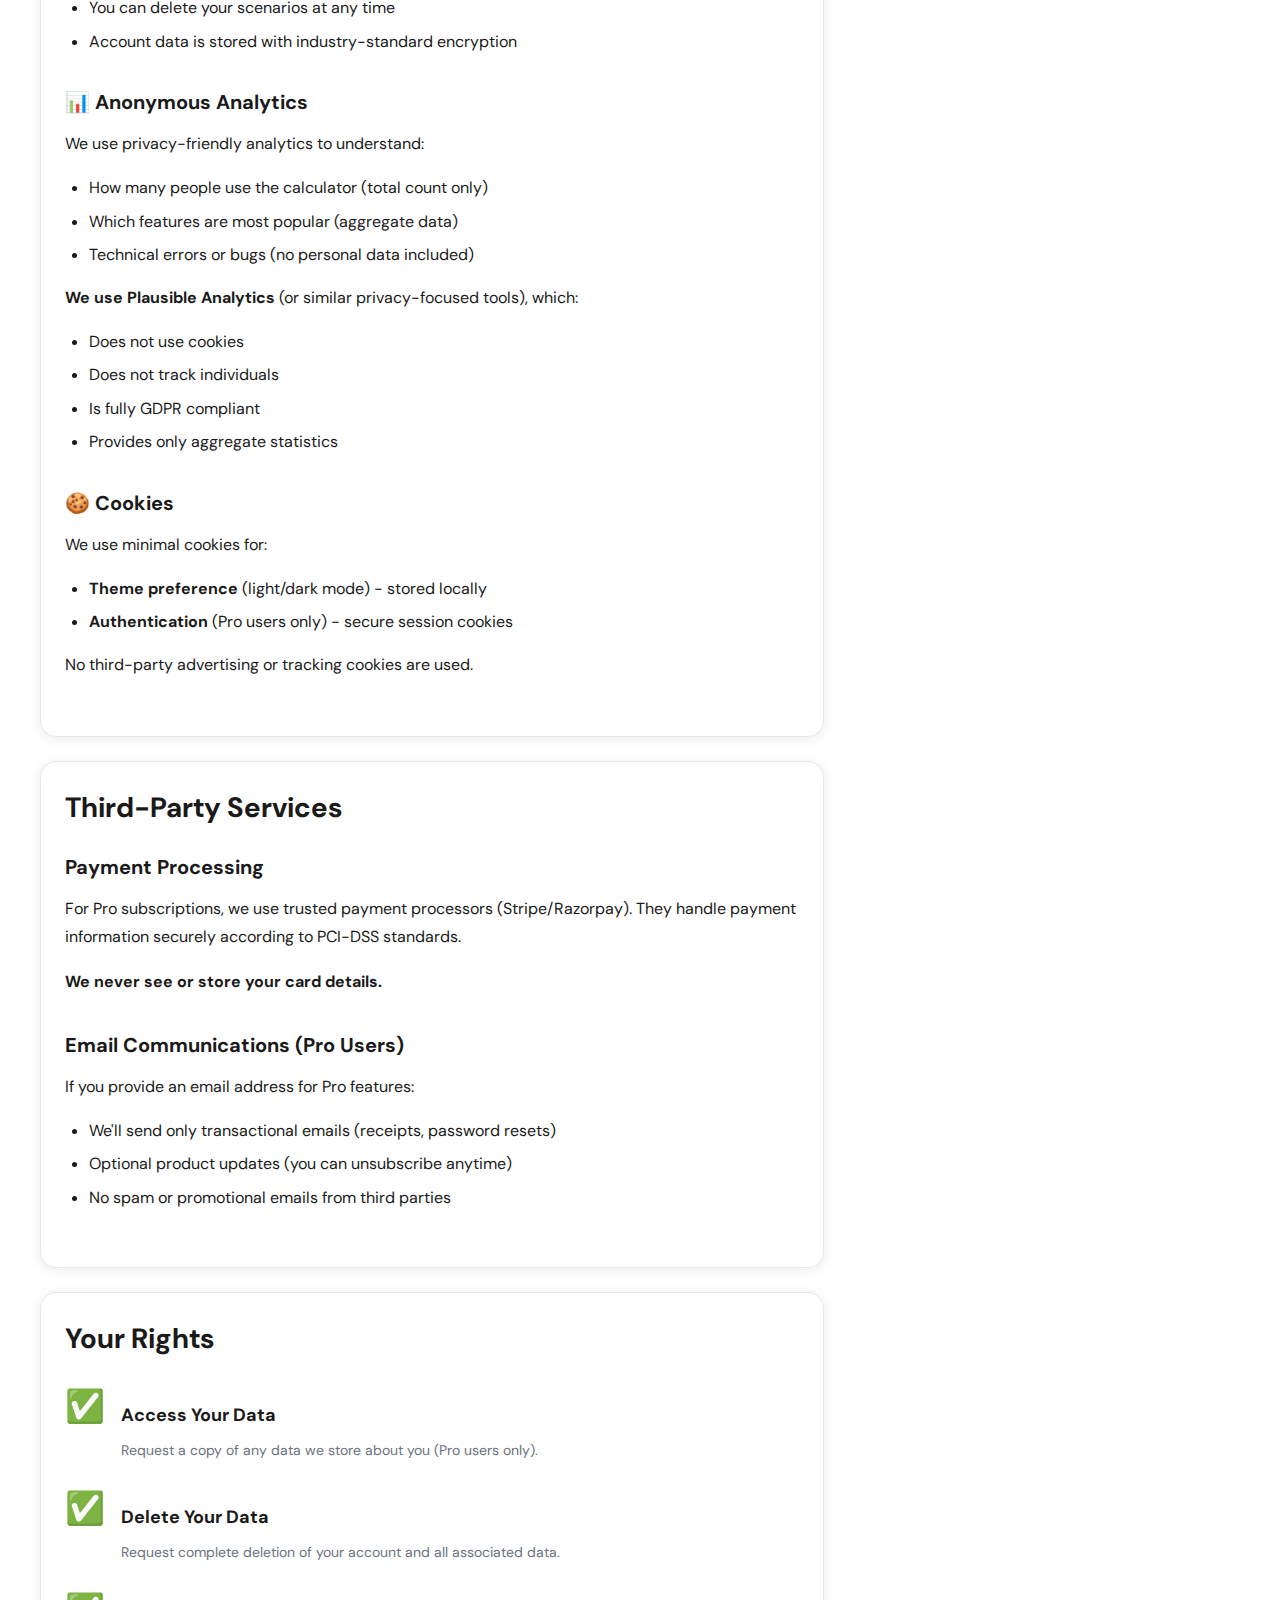
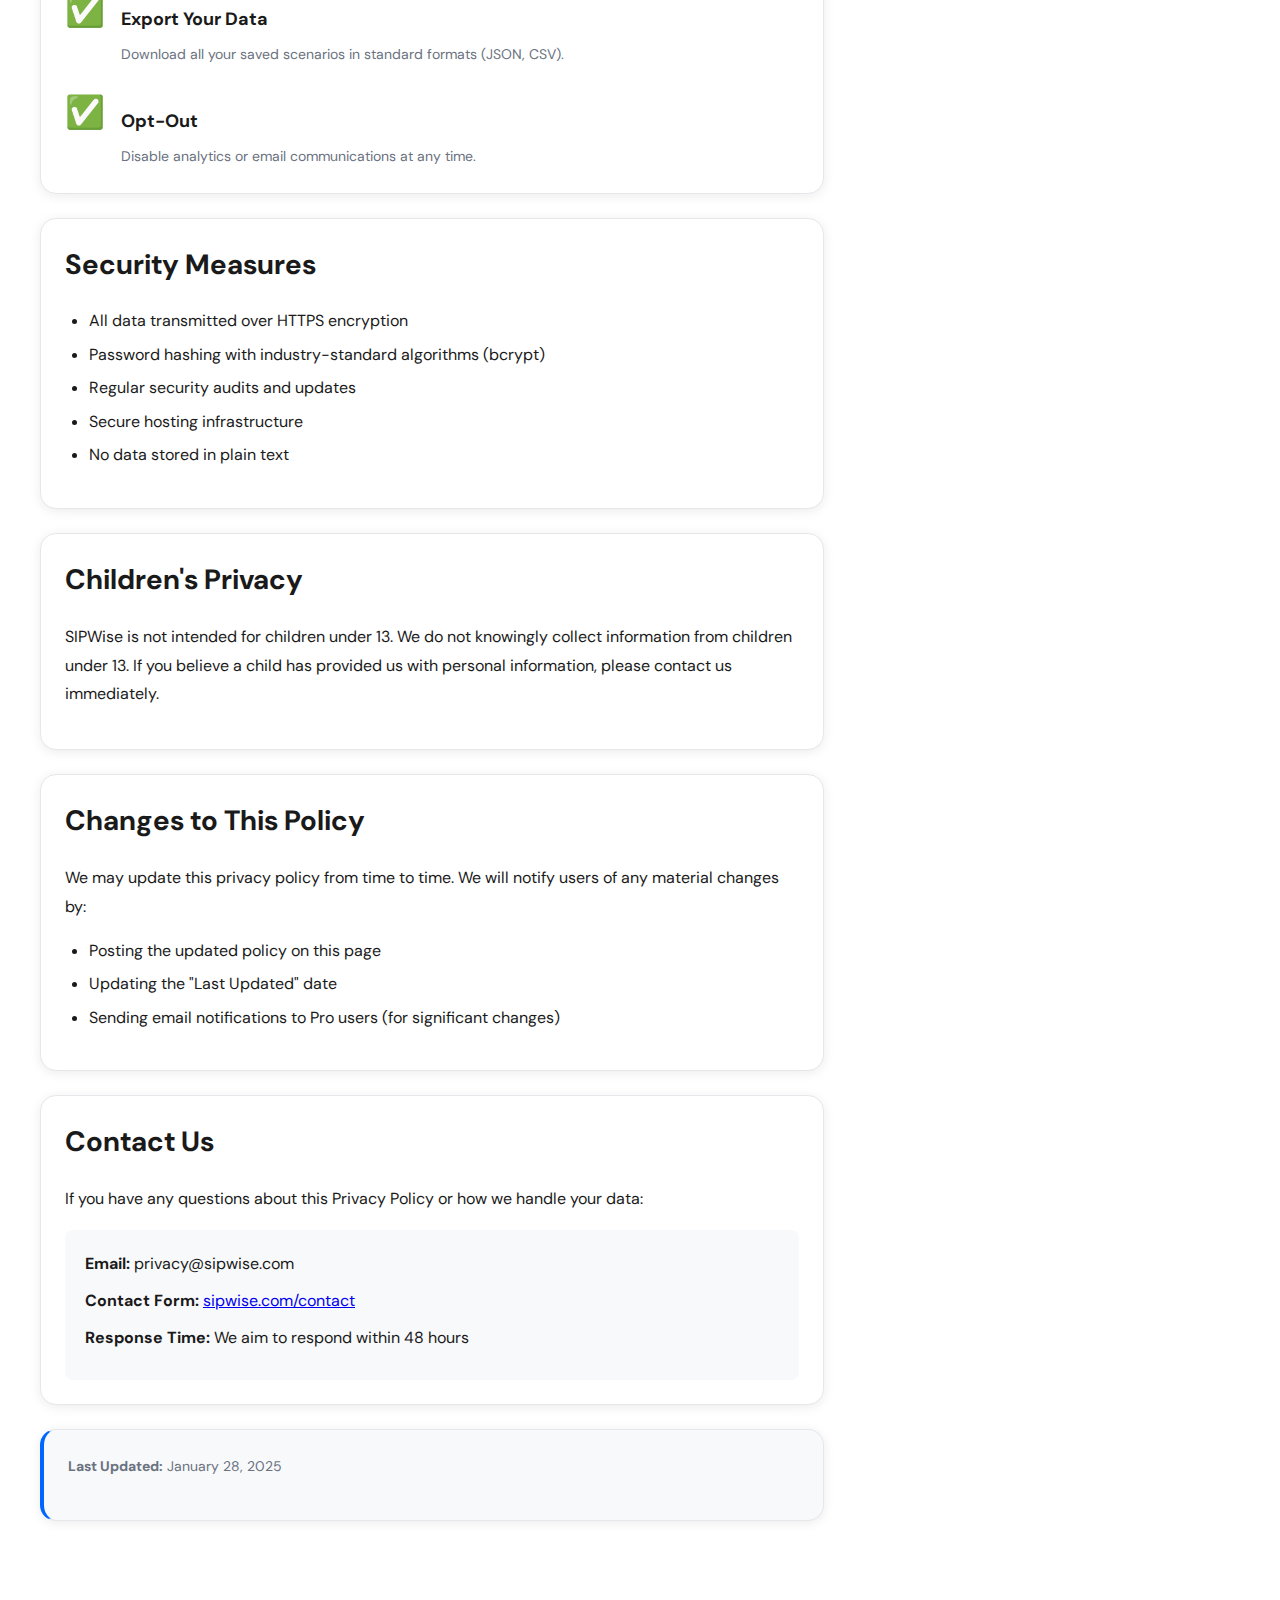
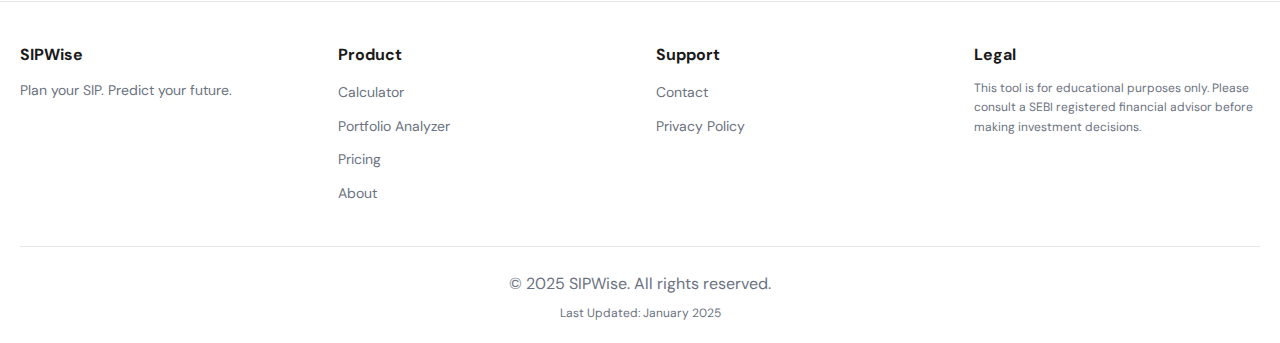
<file: privacy.html>
<!DOCTYPE html>
<html lang="en">
<head>
    <meta charset="UTF-8">
    <meta name="viewport" content="width=device-width, initial-scale=1.0">
    <meta name="description" content="SIPWise Privacy Policy - We respect your privacy. All calculations happen locally in your browser.">
    
    <!-- Google tag (gtag.js) -->
    <script async src="https://www.googletagmanager.com/gtag/js?id=G-8RSFJGFF8B"></script>
    <script>
      window.dataLayer = window.dataLayer || [];
      function gtag(){dataLayer.push(arguments);}
      gtag('js', new Date());
      gtag('config', 'G-8RSFJGFF8B');
    </script>
    
    <link rel="icon" href="./assets/images/favicon.ico" type="image/x-icon">
    <title>Privacy Policy - SIPWise | Plan your SIP. Predict your future.</title>
    
    <link href="https://fonts.googleapis.com/css2?family=DM+Sans:wght@400;500;700&family=JetBrains+Mono:wght@400;600&display=swap" rel="stylesheet">
    <link rel="stylesheet" href="./assets/css/style.css">
</head>
<body data-theme="light">
    <header>
        <div class="header-content">
            <h1>
                <a href="index.html" style="text-decoration: none; color: inherit; display: flex; align-items: center; gap: 12px;">
                    <div class="logo">₹</div>
                    SIPWise
                </a>
            </h1>
            <nav class="main-nav">
                <a href="index.html">Calculator</a>
                <a href="portfolio.html">Portfolio</a>
                <a href="pricing.html">Pricing</a>
                <a href="about.html">About</a>
                <a href="contact.html">Contact</a>
            </nav>
            <div class="header-controls">
                <button class="theme-toggle" id="themeToggle" onclick="toggleTheme()">🌙</button>
            </div>
        </div>
    </header>

    <div class="container">
        <div class="page-header">
            <h1 class="page-title">Privacy First. Always.</h1>
            <p class="page-subtitle">Your financial data is yours. We don't collect, store, or sell it.</p>
        </div>

        <div class="content-section">
            <div class="privacy-grid">
                <div class="privacy-main">
                    <div class="card">
                        <div class="privacy-highlight">
                            <h2>Our Commitment to Your Privacy</h2>
                            <p class="large-text">We believe your financial planning should be private. Period.</p>
                            <p>Unlike most financial tools, SIPWise is designed with privacy at its core. We don't need your personal information to help you plan your investments.</p>
                        </div>
                    </div>

                    <div class="card" style="margin-top: 24px;">
                        <h2>What We Do NOT Collect</h2>
                        <div class="privacy-list">
                            <div class="privacy-item">
                                <span class="privacy-icon">❌</span>
                                <div>
                                    <h3>Personal Financial Data</h3>
                                    <p>We do not collect, store, or transmit your SIP amounts, investment goals, or return expectations.</p>
                                </div>
                            </div>
                            
                            <div class="privacy-item">
                                <span class="privacy-icon">❌</span>
                                <div>
                                    <h3>Banking Information</h3>
                                    <p>We never ask for or store bank account numbers, card details, or financial credentials.</p>
                                </div>
                            </div>
                            
                            <div class="privacy-item">
                                <span class="privacy-icon">❌</span>
                                <div>
                                    <h3>Personal Identifiable Information (PII)</h3>
                                    <p>Free users can use the calculator completely anonymously. No name, email, or phone number required.</p>
                                </div>
                            </div>
                            
                            <div class="privacy-item">
                                <span class="privacy-icon">❌</span>
                                <div>
                                    <h3>Selling Your Data</h3>
                                    <p>We will never sell, rent, or share your data with third parties for marketing purposes.</p>
                                </div>
                            </div>
                        </div>
                    </div>

                    <div class="card" style="margin-top: 24px;">
                        <h2>How Your Data is Handled</h2>
                        
                        <div class="privacy-section">
                            <h3>🔒 Local Calculations</h3>
                            <p><strong>All SIP calculations happen locally in your browser.</strong></p>
                            <p>When you input your SIP amount, duration, or expected returns, this data is processed entirely on your device. Nothing is sent to our servers.</p>
                        </div>

                        <div class="privacy-section">
                            <h3>💾 Data Storage (Pro Users Only)</h3>
                            <p>If you upgrade to Pro and choose to save scenarios:</p>
                            <ul>
                                <li>Scenario data is stored securely and encrypted</li>
                                <li>Only you can access your saved scenarios</li>
                                <li>You can delete your scenarios at any time</li>
                                <li>Account data is stored with industry-standard encryption</li>
                            </ul>
                        </div>

                        <div class="privacy-section">
                            <h3>📊 Anonymous Analytics</h3>
                            <p>We use privacy-friendly analytics to understand:</p>
                            <ul>
                                <li>How many people use the calculator (total count only)</li>
                                <li>Which features are most popular (aggregate data)</li>
                                <li>Technical errors or bugs (no personal data included)</li>
                            </ul>
                            <p><strong>We use Plausible Analytics</strong> (or similar privacy-focused tools), which:</p>
                            <ul>
                                <li>Does not use cookies</li>
                                <li>Does not track individuals</li>
                                <li>Is fully GDPR compliant</li>
                                <li>Provides only aggregate statistics</li>
                            </ul>
                        </div>

                        <div class="privacy-section">
                            <h3>🍪 Cookies</h3>
                            <p>We use minimal cookies for:</p>
                            <ul>
                                <li><strong>Theme preference</strong> (light/dark mode) - stored locally</li>
                                <li><strong>Authentication</strong> (Pro users only) - secure session cookies</li>
                            </ul>
                            <p>No third-party advertising or tracking cookies are used.</p>
                        </div>
                    </div>

                    <div class="card" style="margin-top: 24px;">
                        <h2>Third-Party Services</h2>
                        
                        <div class="privacy-section">
                            <h3>Payment Processing</h3>
                            <p>For Pro subscriptions, we use trusted payment processors (Stripe/Razorpay). They handle payment information securely according to PCI-DSS standards.</p>
                            <p><strong>We never see or store your card details.</strong></p>
                        </div>

                        <div class="privacy-section">
                            <h3>Email Communications (Pro Users)</h3>
                            <p>If you provide an email address for Pro features:</p>
                            <ul>
                                <li>We'll send only transactional emails (receipts, password resets)</li>
                                <li>Optional product updates (you can unsubscribe anytime)</li>
                                <li>No spam or promotional emails from third parties</li>
                            </ul>
                        </div>
                    </div>

                    <div class="card" style="margin-top: 24px;">
                        <h2>Your Rights</h2>
                        
                        <div class="privacy-list">
                            <div class="privacy-item">
                                <span class="privacy-icon">✅</span>
                                <div>
                                    <h3>Access Your Data</h3>
                                    <p>Request a copy of any data we store about you (Pro users only).</p>
                                </div>
                            </div>
                            
                            <div class="privacy-item">
                                <span class="privacy-icon">✅</span>
                                <div>
                                    <h3>Delete Your Data</h3>
                                    <p>Request complete deletion of your account and all associated data.</p>
                                </div>
                            </div>
                            
                            <div class="privacy-item">
                                <span class="privacy-icon">✅</span>
                                <div>
                                    <h3>Export Your Data</h3>
                                    <p>Download all your saved scenarios in standard formats (JSON, CSV).</p>
                                </div>
                            </div>
                            
                            <div class="privacy-item">
                                <span class="privacy-icon">✅</span>
                                <div>
                                    <h3>Opt-Out</h3>
                                    <p>Disable analytics or email communications at any time.</p>
                                </div>
                            </div>
                        </div>
                    </div>

                    <div class="card" style="margin-top: 24px;">
                        <h2>Security Measures</h2>
                        <ul>
                            <li>All data transmitted over HTTPS encryption</li>
                            <li>Password hashing with industry-standard algorithms (bcrypt)</li>
                            <li>Regular security audits and updates</li>
                            <li>Secure hosting infrastructure</li>
                            <li>No data stored in plain text</li>
                        </ul>
                    </div>

                    <div class="card" style="margin-top: 24px;">
                        <h2>Children's Privacy</h2>
                        <p>SIPWise is not intended for children under 13. We do not knowingly collect information from children under 13. If you believe a child has provided us with personal information, please contact us immediately.</p>
                    </div>

                    <div class="card" style="margin-top: 24px;">
                        <h2>Changes to This Policy</h2>
                        <p>We may update this privacy policy from time to time. We will notify users of any material changes by:</p>
                        <ul>
                            <li>Posting the updated policy on this page</li>
                            <li>Updating the "Last Updated" date</li>
                            <li>Sending email notifications to Pro users (for significant changes)</li>
                        </ul>
                    </div>

                    <div class="card" style="margin-top: 24px;">
                        <h2>Contact Us</h2>
                        <p>If you have any questions about this Privacy Policy or how we handle your data:</p>
                        
                        <div class="contact-info">
                            <p><strong>Email:</strong> privacy@sipwise.com</p>
                            <p><strong>Contact Form:</strong> <a href="contact.html">sipwise.com/contact</a></p>
                            <p><strong>Response Time:</strong> We aim to respond within 48 hours</p>
                        </div>
                    </div>

                    <div class="card" style="margin-top: 24px; background: var(--surface); border-left: 4px solid var(--primary);">
                        <p style="font-size: 14px; color: var(--text-secondary);">
                            <strong>Last Updated:</strong> January 28, 2025
                        </p>
                    </div>
                </div>

                <div class="privacy-sidebar">
                    <div class="card sticky-card">
                        <h3>Quick Summary</h3>
                        <ul class="summary-list">
                            <li>✅ No personal financial data collected</li>
                            <li>✅ Local calculations in your browser</li>
                            <li>✅ No selling of data</li>
                            <li>✅ Minimal analytics (anonymous)</li>
                            <li>✅ No tracking cookies</li>
                            <li>✅ HTTPS encryption</li>
                            <li>✅ You control your data</li>
                        </ul>
                    </div>

                    <div class="card" style="margin-top: 20px;">
                        <h3>Still Have Questions?</h3>
                        <p style="font-size: 14px; color: var(--text-secondary); margin-bottom: 16px;">We're here to help clarify anything.</p>
                        <a href="contact.html" class="btn btn-primary" style="width: 100%; text-align: center; text-decoration: none; display: block;">Contact Us</a>
                    </div>
                </div>
            </div>
        </div>
    </div>

    <footer>
        <div class="footer-content">
            <div class="footer-section">
                <h4>SIPWise</h4>
                <p style="font-size: 14px; color: var(--text-secondary); margin-top: 8px;">Plan your SIP. Predict your future.</p>
            </div>
            
            <div class="footer-section">
                <h4>Product</h4>
                <ul class="footer-links">
                    <li><a href="index.html">Calculator</a></li>
                    <li><a href="portfolio.html">Portfolio Analyzer</a></li>
                    <li><a href="pricing.html">Pricing</a></li>
                    <li><a href="about.html">About</a></li>
                </ul>
            </div>
            
            <div class="footer-section">
                <h4>Support</h4>
                <ul class="footer-links">
                    <li><a href="contact.html">Contact</a></li>
                    <li><a href="privacy.html">Privacy Policy</a></li>
                </ul>
            </div>
            
            <div class="footer-section">
                <h4>Legal</h4>
                <p style="font-size: 12px; color: var(--text-secondary); margin-top: 8px;">
                    This tool is for educational purposes only. Please consult a SEBI registered financial advisor before making investment decisions.
                </p>
            </div>
        </div>
        
        <div class="footer-bottom">
            <p>&copy; 2025 SIPWise. All rights reserved.</p>
            <p style="font-size: 12px; color: var(--text-secondary); margin-top: 8px;">
                Last Updated: January 2025
            </p>
        </div>
    </footer>

    <script src="./assets/js/script.js"></script>
</body>
</html>
</file>
<file: style.css>
/* ==========================================
   CSS Variables & Theme
   ========================================== */

:root {
    --primary: #0066FF;
    --primary-dark: #0052CC;
    --secondary: #00D4AA;
    --background: #FFFFFF;
    --surface: #F8F9FA;
    --surface-elevated: #FFFFFF;
    --text: #1A1A1A;
    --text-secondary: #6B7280;
    --border: #E5E7EB;
    --success: #10B981;
    --warning: #F59E0B;
    --danger: #EF4444;
    --shadow: rgba(0, 0, 0, 0.08);
    --shadow-lg: rgba(0, 0, 0, 0.12);
}

[data-theme="dark"] {
    --primary: #3B82F6;
    --primary-dark: #2563EB;
    --secondary: #14B8A6;
    --background: #0F172A;
    --surface: #1E293B;
    --surface-elevated: #334155;
    --text: #F1F5F9;
    --text-secondary: #94A3B8;
    --border: #334155;
    --shadow: rgba(0, 0, 0, 0.3);
    --shadow-lg: rgba(0, 0, 0, 0.5);
}

/* ==========================================
   Reset & Base Styles
   ========================================== */

* {
    margin: 0;
    padding: 0;
    box-sizing: border-box;
}

body {
    font-family: 'DM Sans', -apple-system, BlinkMacSystemFont, sans-serif;
    background: var(--background);
    color: var(--text);
    line-height: 1.6;
    transition: background 0.3s ease, color 0.3s ease;
}

/* ==========================================
   Layout
   ========================================== */

.container {
    max-width: 1400px;
    margin: 0 auto;
    padding: 20px;
}

.main-grid {
    display: grid;
    grid-template-columns: 1fr 1.2fr;
    gap: 24px;
    margin-top: 24px;
}

/* ==========================================
   Header
   ========================================== */

header {
    background: var(--surface-elevated);
    border-bottom: 1px solid var(--border);
    padding: 20px 0;
    position: sticky;
    top: 0;
    z-index: 1000;
    box-shadow: 0 2px 8px var(--shadow);
}

.header-content {
    max-width: 1400px;
    margin: 0 auto;
    padding: 0 20px;
    display: flex;
    justify-content: space-between;
    align-items: center;
    gap: 20px;
}

h1 {
    font-size: 28px;
    font-weight: 700;
    color: var(--primary);
    display: flex;
    align-items: center;
    gap: 12px;
}

.logo {
    width: 40px;
    height: 40px;
    background: linear-gradient(135deg, var(--primary), var(--secondary));
    border-radius: 10px;
    display: flex;
    align-items: center;
    justify-content: center;
    font-weight: 700;
    color: white;
}

/* Navigation */
.main-nav {
    display: flex;
    gap: 24px;
    align-items: center;
}

.main-nav a {
    color: var(--text-secondary);
    text-decoration: none;
    font-weight: 500;
    transition: color 0.3s ease;
    padding: 8px 12px;
    border-radius: 6px;
}

.main-nav a:hover {
    color: var(--primary);
    background: var(--surface);
}

.main-nav a.active {
    color: var(--primary);
    background: var(--surface);
}

.header-controls {
    display: flex;
    gap: 12px;
    align-items: center;
}

.theme-toggle {
    background: var(--surface);
    border: 1px solid var(--border);
    padding: 10px 16px;
    border-radius: 8px;
    cursor: pointer;
    transition: all 0.3s ease;
    font-size: 20px;
}

.theme-toggle:hover {
    background: var(--primary);
    color: white;
    transform: translateY(-2px);
}

/* ==========================================
   Cards
   ========================================== */

.card {
    background: var(--surface-elevated);
    border-radius: 16px;
    padding: 24px;
    box-shadow: 0 2px 12px var(--shadow);
    border: 1px solid var(--border);
    transition: all 0.3s ease;
}

.card:hover {
    box-shadow: 0 8px 24px var(--shadow-lg);
}

.card-title {
    font-size: 20px;
    font-weight: 700;
    margin-bottom: 20px;
    color: var(--text);
    display: flex;
    align-items: center;
    gap: 8px;
}

/* ==========================================
   Disclaimer
   ========================================== */

.disclaimer {
    background: linear-gradient(135deg, #FEF3C7, #FDE68A);
    color: #92400E;
    padding: 16px;
    border-radius: 12px;
    margin: 20px 0;
    border-left: 4px solid #F59E0B;
}

[data-theme="dark"] .disclaimer {
    background: linear-gradient(135deg, #78350F, #92400E);
    color: #FDE68A;
}

.disclaimer strong {
    display: block;
    margin-bottom: 8px;
    font-size: 16px;
}

/* ==========================================
   Form Elements
   ========================================== */

.form-group {
    margin-bottom: 24px;
}

.form-label {
    display: flex;
    justify-content: space-between;
    align-items: center;
    margin-bottom: 8px;
    font-weight: 500;
    color: var(--text);
    font-size: 14px;
}

.tooltip {
    cursor: help;
    color: var(--text-secondary);
    font-size: 16px;
    transition: color 0.2s;
}

.tooltip:hover {
    color: var(--primary);
}

input[type="number"],
input[type="date"],
select {
    width: 100%;
    padding: 12px 16px;
    border: 2px solid var(--border);
    border-radius: 8px;
    font-size: 16px;
    background: var(--surface);
    color: var(--text);
    transition: all 0.3s ease;
    font-family: 'JetBrains Mono', monospace;
}

input[type="number"]:focus,
input[type="date"]:focus,
select:focus {
    outline: none;
    border-color: var(--primary);
    box-shadow: 0 0 0 3px rgba(0, 102, 255, 0.1);
}

.slider-container {
    margin-top: 12px;
}

input[type="range"] {
    width: 100%;
    height: 6px;
    border-radius: 3px;
    background: var(--border);
    outline: none;
    -webkit-appearance: none;
}

input[type="range"]::-webkit-slider-thumb {
    -webkit-appearance: none;
    appearance: none;
    width: 20px;
    height: 20px;
    border-radius: 50%;
    background: var(--primary);
    cursor: pointer;
    transition: all 0.3s ease;
}

input[type="range"]::-webkit-slider-thumb:hover {
    transform: scale(1.2);
    box-shadow: 0 0 0 6px rgba(0, 102, 255, 0.2);
}

input[type="range"]::-moz-range-thumb {
    width: 20px;
    height: 20px;
    border-radius: 50%;
    background: var(--primary);
    cursor: pointer;
    border: none;
}

.toggle-group {
    display: flex;
    gap: 12px;
    flex-wrap: wrap;
}

.toggle-btn {
    flex: 1;
    min-width: 120px;
    padding: 12px 20px;
    border: 2px solid var(--border);
    border-radius: 8px;
    background: var(--surface);
    color: var(--text);
    cursor: pointer;
    transition: all 0.3s ease;
    text-align: center;
    font-weight: 500;
}

.toggle-btn:hover {
    border-color: var(--primary);
    background: var(--primary);
    color: white;
    transform: translateY(-2px);
}

.toggle-btn.active {
    background: var(--primary);
    color: white;
    border-color: var(--primary);
}

.checkbox-group {
    display: flex;
    align-items: center;
    gap: 8px;
    cursor: pointer;
}

input[type="checkbox"] {
    width: 20px;
    height: 20px;
    cursor: pointer;
    accent-color: var(--primary);
}

/* ==========================================
   Results Display
   ========================================== */

.results-grid {
    display: grid;
    grid-template-columns: repeat(auto-fit, minmax(200px, 1fr));
    gap: 16px;
    margin-bottom: 24px;
}

.result-card {
    background: linear-gradient(135deg, var(--primary), var(--primary-dark));
    color: white;
    padding: 20px;
    border-radius: 12px;
    box-shadow: 0 4px 12px var(--shadow);
    transition: transform 0.3s ease;
}

.result-card:hover {
    transform: translateY(-4px);
}

.result-card:nth-child(2) {
    background: linear-gradient(135deg, var(--secondary), #00A881);
}

.result-card:nth-child(3) {
    background: linear-gradient(135deg, #8B5CF6, #7C3AED);
}

.result-card:nth-child(4) {
    background: linear-gradient(135deg, #F59E0B, #D97706);
}

.result-label {
    font-size: 12px;
    opacity: 0.9;
    margin-bottom: 4px;
    text-transform: uppercase;
    letter-spacing: 0.5px;
}

.result-value {
    font-size: 28px;
    font-weight: 700;
    font-family: 'JetBrains Mono', monospace;
}

.result-subtext {
    font-size: 12px;
    opacity: 0.8;
    margin-top: 4px;
}

.value-display {
    display: flex;
    justify-content: space-between;
    align-items: center;
    font-family: 'JetBrains Mono', monospace;
    font-weight: 600;
    color: var(--primary);
}

.info-box {
    background: var(--surface);
    padding: 16px;
    border-radius: 8px;
    border-left: 4px solid var(--primary);
    margin-top: 12px;
}

/* ==========================================
   Charts
   ========================================== */

.chart-container {
    position: relative;
    height: 400px;
    margin-bottom: 24px;
}

/* ==========================================
   Tabs
   ========================================== */

.tabs {
    display: flex;
    gap: 8px;
    margin-bottom: 20px;
    border-bottom: 2px solid var(--border);
}

.tab {
    padding: 12px 24px;
    background: transparent;
    border: none;
    color: var(--text-secondary);
    cursor: pointer;
    font-weight: 500;
    transition: all 0.3s ease;
    border-bottom: 3px solid transparent;
    margin-bottom: -2px;
}

.tab:hover {
    color: var(--primary);
}

.tab.active {
    color: var(--primary);
    border-bottom-color: var(--primary);
}

.tab-content {
    display: none;
}

.tab-content.active {
    display: block;
    animation: fadeIn 0.3s ease;
}

@keyframes fadeIn {
    from { opacity: 0; transform: translateY(10px); }
    to { opacity: 1; transform: translateY(0); }
}

/* ==========================================
   Tables
   ========================================== */

table {
    width: 100%;
    border-collapse: collapse;
    margin-top: 16px;
}

th, td {
    padding: 12px;
    text-align: left;
    border-bottom: 1px solid var(--border);
}

th {
    background: var(--surface);
    font-weight: 600;
    color: var(--text);
    position: sticky;
    top: 0;
}

tr:hover {
    background: var(--surface);
}

/* ==========================================
   Buttons
   ========================================== */

.action-buttons {
    display: flex;
    gap: 12px;
    flex-wrap: wrap;
    margin-top: 24px;
}

.btn {
    padding: 12px 24px;
    border: none;
    border-radius: 8px;
    font-weight: 600;
    cursor: pointer;
    transition: all 0.3s ease;
    display: flex;
    align-items: center;
    gap: 8px;
}

.btn-primary {
    background: var(--primary);
    color: white;
}

.btn-primary:hover {
    background: var(--primary-dark);
    transform: translateY(-2px);
    box-shadow: 0 4px 12px rgba(0, 102, 255, 0.3);
}

.btn-secondary {
    background: var(--surface);
    color: var(--text);
    border: 2px solid var(--border);
}

.btn-secondary:hover {
    border-color: var(--primary);
    color: var(--primary);
    transform: translateY(-2px);
}

/* ==========================================
   Expandable Sections
   ========================================== */

.expandable {
    margin-top: 24px;
}

.expandable-header {
    display: flex;
    justify-content: space-between;
    align-items: center;
    cursor: pointer;
    padding: 16px;
    background: var(--surface);
    border-radius: 8px;
    transition: all 0.3s ease;
}

.expandable-header:hover {
    background: var(--primary);
    color: white;
}

.expandable-content {
    max-height: 0;
    overflow: hidden;
    transition: max-height 0.3s ease;
}

.expandable-content.open {
    max-height: 2000px;
    padding: 16px;
}

/* ==========================================
   Scenarios
   ========================================== */

.scenario-comparison {
    display: grid;
    grid-template-columns: repeat(auto-fit, minmax(300px, 1fr));
    gap: 16px;
    margin-top: 16px;
}

.scenario-card {
    background: var(--surface);
    padding: 20px;
    border-radius: 12px;
    border: 2px solid var(--border);
}

.scenario-card.active {
    border-color: var(--primary);
    box-shadow: 0 0 0 3px rgba(0, 102, 255, 0.1);
}

/* ==========================================
   Goals
   ========================================== */

.goal-selector {
    display: grid;
    grid-template-columns: repeat(auto-fit, minmax(140px, 1fr));
    gap: 12px;
}

.goal-btn {
    padding: 20px;
    background: var(--surface);
    border: 2px solid var(--border);
    border-radius: 12px;
    cursor: pointer;
    text-align: center;
    transition: all 0.3s ease;
}

.goal-btn:hover {
    border-color: var(--primary);
    transform: translateY(-4px);
    box-shadow: 0 4px 12px var(--shadow);
}

.goal-btn.active {
    background: var(--primary);
    color: white;
    border-color: var(--primary);
}

.goal-icon {
    font-size: 32px;
    margin-bottom: 8px;
}

/* ==========================================
   Probability Meter
   ========================================== */

.probability-meter {
    height: 8px;
    background: var(--border);
    border-radius: 4px;
    overflow: hidden;
    margin-top: 8px;
}

.probability-fill {
    height: 100%;
    background: linear-gradient(90deg, var(--danger), var(--warning), var(--success));
    transition: width 0.5s ease;
}

/* ==========================================
   Footer
   ========================================== */

footer {
    background: var(--surface-elevated);
    border-top: 1px solid var(--border);
    margin-top: 60px;
    padding: 40px 20px 20px;
}

.footer-content {
    max-width: 1400px;
    margin: 0 auto;
    display: grid;
    grid-template-columns: repeat(auto-fit, minmax(200px, 1fr));
    gap: 32px;
    margin-bottom: 32px;
}

.footer-section h4 {
    font-size: 16px;
    font-weight: 700;
    margin-bottom: 12px;
    color: var(--text);
}

.footer-links {
    list-style: none;
    padding: 0;
}

.footer-links li {
    margin-bottom: 8px;
}

.footer-links a {
    color: var(--text-secondary);
    text-decoration: none;
    font-size: 14px;
    transition: color 0.3s ease;
}

.footer-links a:hover {
    color: var(--primary);
}

.footer-bottom {
    text-align: center;
    padding-top: 24px;
    border-top: 1px solid var(--border);
    color: var(--text-secondary);
}

/* ==========================================
   Page Layouts
   ========================================== */

.page-header {
    text-align: center;
    padding: 60px 20px 40px;
}

.page-title {
    font-size: 48px;
    font-weight: 700;
    margin-bottom: 16px;
    color: var(--text);
}

.page-subtitle {
    font-size: 20px;
    color: var(--text-secondary);
    max-width: 700px;
    margin: 0 auto;
}

.content-section {
    max-width: 1200px;
    margin: 0 auto;
}

/* About Page */
.about-grid {
    display: grid;
    grid-template-columns: 2fr 1fr;
    gap: 24px;
}

.about-main h2 {
    font-size: 28px;
    margin-bottom: 16px;
    color: var(--text);
}

.about-main p {
    margin-bottom: 16px;
    line-height: 1.8;
}

.feature-list {
    display: flex;
    flex-direction: column;
    gap: 20px;
    margin-top: 20px;
}

.feature-item {
    display: flex;
    gap: 16px;
    align-items: start;
}

.feature-icon {
    font-size: 32px;
    flex-shrink: 0;
}

.feature-item h3 {
    font-size: 18px;
    margin-bottom: 8px;
    color: var(--text);
}

.feature-item p {
    color: var(--text-secondary);
    font-size: 14px;
    margin: 0;
}

.vision-text {
    font-size: 20px;
    font-weight: 600;
    color: var(--primary);
    margin-bottom: 16px;
}

.user-segments {
    display: grid;
    grid-template-columns: repeat(auto-fit, minmax(250px, 1fr));
    gap: 20px;
    margin-top: 20px;
}

.segment {
    padding: 20px;
    background: var(--surface);
    border-radius: 12px;
    border: 2px solid var(--border);
}

.segment h3 {
    font-size: 16px;
    margin-bottom: 8px;
    color: var(--text);
}

.segment p {
    font-size: 14px;
    color: var(--text-secondary);
    margin: 0;
}

.about-sidebar .sticky-card {
    position: sticky;
    top: 100px;
}

.stat-item {
    text-align: center;
    padding: 16px 0;
    border-bottom: 1px solid var(--border);
}

.stat-item:last-child {
    border-bottom: none;
}

.stat-number {
    font-size: 36px;
    font-weight: 700;
    color: var(--primary);
    font-family: 'JetBrains Mono', monospace;
}

.stat-label {
    font-size: 14px;
    color: var(--text-secondary);
    margin-top: 4px;
}

/* Pricing Page */
.pricing-grid {
    display: grid;
    grid-template-columns: repeat(auto-fit, minmax(300px, 1fr));
    gap: 24px;
    margin-top: 40px;
}

.pricing-card {
    background: var(--surface-elevated);
    border: 2px solid var(--border);
    border-radius: 16px;
    padding: 32px;
    position: relative;
    transition: all 0.3s ease;
}

.pricing-card:hover {
    transform: translateY(-8px);
    box-shadow: 0 12px 32px var(--shadow-lg);
}

.pricing-card-featured {
    border-color: var(--primary);
    box-shadow: 0 8px 24px rgba(0, 102, 255, 0.2);
}

.pricing-badge {
    position: absolute;
    top: -12px;
    left: 50%;
    transform: translateX(-50%);
    background: var(--surface);
    border: 2px solid var(--border);
    padding: 6px 16px;
    border-radius: 20px;
    font-size: 12px;
    font-weight: 600;
    color: var(--text-secondary);
}

.pricing-badge-popular {
    background: var(--primary);
    color: white;
    border-color: var(--primary);
}

.pricing-title {
    font-size: 28px;
    font-weight: 700;
    margin: 16px 0;
    color: var(--text);
}

.pricing-price {
    margin-bottom: 8px;
}

.price-amount {
    font-size: 48px;
    font-weight: 700;
    color: var(--primary);
    font-family: 'JetBrains Mono', monospace;
}

.price-period {
    font-size: 16px;
    color: var(--text-secondary);
    margin-left: 4px;
}

.pricing-annual {
    font-size: 14px;
    color: var(--text-secondary);
    margin-bottom: 16px;
}

.pricing-description {
    color: var(--text-secondary);
    margin-bottom: 24px;
    line-height: 1.6;
}

.pricing-features {
    list-style: none;
    margin-bottom: 24px;
}

.pricing-features li {
    padding: 8px 0;
    color: var(--text);
    font-size: 14px;
}

.pricing-btn {
    width: 100%;
    text-align: center;
    text-decoration: none;
    display: block;
}

.faq-grid {
    display: grid;
    grid-template-columns: repeat(auto-fit, minmax(300px, 1fr));
    gap: 24px;
}

.faq-item h3 {
    font-size: 18px;
    margin-bottom: 12px;
    color: var(--text);
}

.faq-item p {
    color: var(--text-secondary);
    font-size: 14px;
    line-height: 1.6;
}

.comparison-table-wrapper {
    overflow-x: auto;
}

.comparison-table {
    width: 100%;
    margin-top: 0;
}

.comparison-table th,
.comparison-table td {
    text-align: center;
    padding: 16px;
}

.comparison-table th:first-child,
.comparison-table td:first-child {
    text-align: left;
}

.trust-section {
    margin-top: 60px;
}

.trust-grid {
    display: grid;
    grid-template-columns: repeat(auto-fit, minmax(250px, 1fr));
    gap: 24px;
    margin-top: 32px;
}

.trust-item {
    text-align: center;
    padding: 24px;
}

.trust-icon {
    font-size: 48px;
    margin-bottom: 16px;
}

.trust-item h3 {
    font-size: 18px;
    margin-bottom: 12px;
    color: var(--text);
}

.trust-item p {
    color: var(--text-secondary);
    font-size: 14px;
    line-height: 1.6;
}

/* Privacy Page */
.privacy-grid {
    display: grid;
    grid-template-columns: 2fr 1fr;
    gap: 24px;
}

.privacy-highlight {
    background: var(--surface);
    padding: 24px;
    border-radius: 12px;
    border-left: 4px solid var(--primary);
}

.large-text {
    font-size: 20px;
    font-weight: 600;
    color: var(--primary);
    margin-bottom: 16px;
}

.privacy-main h2 {
    font-size: 28px;
    margin-bottom: 20px;
    color: var(--text);
}

.privacy-main h3 {
    font-size: 20px;
    margin: 20px 0 12px;
    color: var(--text);
}

.privacy-main p {
    margin-bottom: 16px;
    line-height: 1.8;
}

.privacy-main ul {
    margin: 16px 0;
    padding-left: 24px;
}

.privacy-main li {
    margin-bottom: 8px;
    line-height: 1.6;
}

.privacy-list {
    display: flex;
    flex-direction: column;
    gap: 20px;
    margin-top: 20px;
}

.privacy-item {
    display: flex;
    gap: 16px;
    align-items: start;
}

.privacy-icon {
    font-size: 32px;
    flex-shrink: 0;
}

.privacy-item h3 {
    font-size: 18px;
    margin-bottom: 8px;
    color: var(--text);
}

.privacy-item p {
    color: var(--text-secondary);
    font-size: 14px;
    margin: 0;
}

.privacy-section {
    margin-bottom: 32px;
}

.summary-list {
    list-style: none;
    padding: 0;
}

.summary-list li {
    padding: 8px 0;
    font-size: 14px;
}

.contact-info {
    background: var(--surface);
    padding: 20px;
    border-radius: 8px;
    margin-top: 16px;
}

.contact-info p {
    margin-bottom: 8px;
}

/* Contact Page */
.contact-grid {
    display: grid;
    grid-template-columns: 2fr 1fr;
    gap: 24px;
}

.contact-form .form-row {
    display: grid;
    grid-template-columns: 1fr 1fr;
    gap: 16px;
}

.contact-form .form-group {
    margin-bottom: 20px;
}

.contact-form label {
    display: block;
    margin-bottom: 8px;
    font-weight: 500;
    color: var(--text);
    font-size: 14px;
}

.contact-form input,
.contact-form select,
.contact-form textarea {
    width: 100%;
    padding: 12px 16px;
    border: 2px solid var(--border);
    border-radius: 8px;
    font-size: 16px;
    background: var(--surface);
    color: var(--text);
    font-family: 'DM Sans', sans-serif;
    transition: all 0.3s ease;
}

.contact-form input:focus,
.contact-form select:focus,
.contact-form textarea:focus {
    outline: none;
    border-color: var(--primary);
    box-shadow: 0 0 0 3px rgba(0, 102, 255, 0.1);
}

.contact-form textarea {
    resize: vertical;
    min-height: 120px;
}

.form-message {
    margin-top: 20px;
    padding: 16px;
    border-radius: 8px;
}

.form-success {
    background: #D1FAE5;
    color: #065F46;
    border-left: 4px solid #10B981;
}

[data-theme="dark"] .form-success {
    background: #064E3B;
    color: #D1FAE5;
}

.form-error {
    background: #FEE2E2;
    color: #991B1B;
    border-left: 4px solid #EF4444;
}

[data-theme="dark"] .form-error {
    background: #7F1D1D;
    color: #FEE2E2;
}

.faq-list {
    display: flex;
    flex-direction: column;
    gap: 20px;
}

.faq-item-contact {
    padding: 20px;
    background: var(--surface);
    border-radius: 8px;
}

.faq-item-contact h3 {
    font-size: 16px;
    margin-bottom: 8px;
    color: var(--text);
}

.faq-item-contact p {
    font-size: 14px;
    color: var(--text-secondary);
    margin: 0;
    line-height: 1.6;
}

.faq-item-contact a {
    color: var(--primary);
    text-decoration: none;
}

.faq-item-contact a:hover {
    text-decoration: underline;
}

.contact-method {
    display: flex;
    gap: 16px;
    padding: 16px 0;
    border-bottom: 1px solid var(--border);
}

.contact-method:last-child {
    border-bottom: none;
}

.contact-icon {
    font-size: 32px;
}

.contact-method h4 {
    font-size: 16px;
    margin-bottom: 4px;
    color: var(--text);
}

.contact-method a {
    color: var(--primary);
    text-decoration: none;
    font-size: 14px;
}

.contact-method a:hover {
    text-decoration: underline;
}

.social-links {
    display: flex;
    flex-direction: column;
    gap: 12px;
}

.social-link {
    display: flex;
    align-items: center;
    gap: 12px;
    padding: 12px;
    background: var(--surface);
    border-radius: 8px;
    text-decoration: none;
    color: var(--text);
    transition: all 0.3s ease;
}

.social-link:hover {
    background: var(--primary);
    color: white;
    transform: translateX(4px);
}

.testimonials-grid {
    display: grid;
    grid-template-columns: repeat(auto-fit, minmax(300px, 1fr));
    gap: 24px;
}

.testimonial {
    padding: 24px;
    background: var(--surface);
    border-radius: 12px;
    border-left: 4px solid var(--primary);
}

.testimonial p {
    font-style: italic;
    color: var(--text);
    margin-bottom: 16px;
}

.testimonial-author {
    display: flex;
    flex-direction: column;
    gap: 4px;
}

.testimonial-author strong {
    color: var(--text);
    font-size: 14px;
}

.testimonial-author span {
    color: var(--text-secondary);
    font-size: 12px;
}

/* ==========================================
   Responsive Design
   ========================================== */

@media (max-width: 968px) {
    .main-grid {
        grid-template-columns: 1fr;
    }

    h1 {
        font-size: 22px;
    }

    .result-card {
        padding: 16px;
    }

    .result-value {
        font-size: 24px;
    }

    .header-controls {
        flex-wrap: wrap;
    }

    .toggle-btn {
        min-width: 100px;
        padding: 10px 16px;
        font-size: 14px;
    }

    .scenario-comparison {
        grid-template-columns: 1fr;
    }

    .goal-selector {
        grid-template-columns: repeat(2, 1fr);
    }

    /* New page responsive */
    .main-nav {
        display: none;
    }

    .about-grid,
    .privacy-grid,
    .contact-grid {
        grid-template-columns: 1fr;
    }

    .pricing-grid {
        grid-template-columns: 1fr;
    }

    .page-title {
        font-size: 32px;
    }

    .page-subtitle {
        font-size: 16px;
    }

    .contact-form .form-row {
        grid-template-columns: 1fr;
    }
}

@media (max-width: 640px) {
    .container {
        padding: 12px;
    }

    .card {
        padding: 16px;
    }

    h1 {
        font-size: 18px;
    }

    .logo {
        width: 32px;
        height: 32px;
        font-size: 18px;
    }

    .results-grid {
        grid-template-columns: 1fr;
    }

    .result-value {
        font-size: 20px;
    }

    .action-buttons {
        flex-direction: column;
    }

    .btn {
        width: 100%;
        justify-content: center;
    }

    .page-header {
        padding: 40px 12px 24px;
    }

    .page-title {
        font-size: 28px;
    }

    .footer-content {
        grid-template-columns: 1fr;
        gap: 24px;
    }
}

/* ==========================================
   Print Styles
   ========================================== */

@media print {
    header {
        position: static;
    }

    .theme-toggle,
    .action-buttons {
        display: none;
    }

    .card {
        break-inside: avoid;
        box-shadow: none;
        border: 1px solid #ccc;
    }

    .main-grid {
        grid-template-columns: 1fr;
    }
}
</file>
<file: assets/css/style.css>
/* ==========================================
   CSS Variables & Theme
   ========================================== */

:root {
    --primary: #0066FF;
    --primary-dark: #0052CC;
    --secondary: #00D4AA;
    --background: #FFFFFF;
    --surface: #F8F9FA;
    --surface-elevated: #FFFFFF;
    --text: #1A1A1A;
    --text-secondary: #6B7280;
    --border: #E5E7EB;
    --success: #10B981;
    --warning: #F59E0B;
    --danger: #EF4444;
    --shadow: rgba(0, 0, 0, 0.08);
    --shadow-lg: rgba(0, 0, 0, 0.12);
    --info-bg: #EFF6FF;
    --info-border: #BFDBFE;
}

[data-theme="dark"] {
    --primary: #3B82F6;
    --primary-dark: #2563EB;
    --secondary: #14B8A6;
    --background: #0F172A;
    --surface: #1E293B;
    --surface-elevated: #334155;
    --text: #F1F5F9;
    --text-secondary: #94A3B8;
    --border: #334155;
    --shadow: rgba(0, 0, 0, 0.3);
    --shadow-lg: rgba(0, 0, 0, 0.5);
    --info-bg: #1E3A8A;
    --info-border: #3B82F6;
}

/* ==========================================
   Reset & Base Styles
   ========================================== */

* {
    margin: 0;
    padding: 0;
    box-sizing: border-box;
}

body {
    font-family: 'DM Sans', -apple-system, BlinkMacSystemFont, sans-serif;
    background: var(--background);
    color: var(--text);
    line-height: 1.6;
    transition: background 0.3s ease, color 0.3s ease;
}

/* ==========================================
   Layout
   ========================================== */

.container {
    max-width: 1400px;
    margin: 0 auto;
    padding: 20px;
}

.main-grid {
    display: grid;
    grid-template-columns: 1fr 1.2fr;
    gap: 24px;
    margin-top: 24px;
}

/* ==========================================
   Header
   ========================================== */

header {
    background: var(--surface-elevated);
    border-bottom: 1px solid var(--border);
    padding: 20px 0;
    position: sticky;
    top: 0;
    z-index: 1000;
    box-shadow: 0 2px 8px var(--shadow);
}

.header-content {
    max-width: 1400px;
    margin: 0 auto;
    padding: 0 20px;
    display: flex;
    justify-content: space-between;
    align-items: center;
    gap: 20px;
}

h1 {
    font-size: 28px;
    font-weight: 700;
    color: var(--primary);
    display: flex;
    align-items: center;
    gap: 12px;
}

.logo {
    width: 40px;
    height: 40px;
    background: linear-gradient(135deg, var(--primary), var(--secondary));
    border-radius: 10px;
    display: flex;
    align-items: center;
    justify-content: center;
    font-weight: 700;
    color: white;
}

/* Navigation */
.main-nav {
    display: flex;
    gap: 24px;
    align-items: center;
}

.main-nav a {
    color: var(--text-secondary);
    text-decoration: none;
    font-weight: 500;
    transition: color 0.3s ease;
    padding: 8px 12px;
    border-radius: 6px;
}

.main-nav a:hover {
    color: var(--primary);
    background: var(--surface);
}

.main-nav a.active {
    color: var(--primary);
    background: var(--surface);
}

.header-controls {
    display: flex;
    gap: 12px;
    align-items: center;
}

.theme-toggle {
    background: var(--surface);
    border: 1px solid var(--border);
    padding: 10px 16px;
    border-radius: 8px;
    cursor: pointer;
    transition: all 0.3s ease;
    font-size: 20px;
}

.theme-toggle:hover {
    background: var(--primary);
    color: white;
    transform: translateY(-2px);
}

/* Restart Tutorial Button */
.restart-tutorial-btn {
    background: var(--surface);
    border: 2px solid var(--border);
    padding: 8px 16px;
    border-radius: 8px;
    cursor: pointer;
    transition: all 0.3s ease;
    font-size: 14px;
    font-weight: 500;
    color: var(--text);
    display: flex;
    align-items: center;
    gap: 8px;
}

.restart-tutorial-btn:hover {
    border-color: var(--primary);
    background: var(--primary);
    color: white;
    transform: translateY(-2px);
}

/* ==========================================
   Cards
   ========================================== */

.card {
    background: var(--surface-elevated);
    border-radius: 16px;
    padding: 24px;
    box-shadow: 0 2px 12px var(--shadow);
    border: 1px solid var(--border);
    transition: all 0.3s ease;
}

.card:hover {
    box-shadow: 0 8px 24px var(--shadow-lg);
}

.card-title {
    font-size: 20px;
    font-weight: 700;
    margin-bottom: 20px;
    color: var(--text);
    display: flex;
    align-items: center;
    gap: 8px;
}

/* ==========================================
   Disclaimer - Reduced Prominence
   ========================================== */

.disclaimer {
    background: var(--info-bg);
    color: #92400E;
    padding: 12px 16px;
    border-radius: 8px;
    margin: 16px 0;
    border-left: 3px solid var(--info-border);
    font-size: 13px;
    opacity: 0.9;
}

[data-theme="dark"] .disclaimer {
    background: var(--info-bg);
    color: #FDE68A;
}

.disclaimer strong {
    display: block;
    margin-bottom: 6px;
    font-size: 14px;
}



/* ==========================================
   Form Elements
   ========================================== */

/* ==========================================
   SLIDER ALIGNMENT FIXES
   Add this to your existing style.css or include as separate file
   ========================================== */

/* Fix for form-group slider labels */
.form-group {
    margin-bottom: 24px;
}

.form-label {
    display: flex;
    justify-content: space-between;
    align-items: center;
    margin-bottom: 12px;
    flex-wrap: wrap;
    gap: 8px;
}

.form-label > span:first-child {
    font-size: 14px;
    font-weight: 600;
    color: var(--text);
    display: flex;
    align-items: center;
    gap: 6px;
}

.form-label .value-display {
    font-size: 16px;
    font-weight: 700;
    color: var(--primary);
    font-family: 'JetBrains Mono', monospace;
    background: rgba(59, 130, 246, 0.1);
    padding: 6px 14px;
    border-radius: 8px;
    white-space: nowrap;
}

/* Range input styling */
input[type="range"] {
    width: 100%;
    height: 8px;
    border-radius: 4px;
    background: var(--border);
    outline: none;
    -webkit-appearance: none;
    margin: 8px 0;
}

input[type="range"]::-webkit-slider-thumb {
    -webkit-appearance: none;
    appearance: none;
    width: 20px;
    height: 20px;
    border-radius: 50%;
    background: var(--primary);
    cursor: pointer;
    box-shadow: 0 2px 8px rgba(59, 130, 246, 0.3);
    transition: all 0.3s ease;
}

input[type="range"]::-moz-range-thumb {
    width: 20px;
    height: 20px;
    border-radius: 50%;
    background: var(--primary);
    cursor: pointer;
    border: none;
    box-shadow: 0 2px 8px rgba(59, 130, 246, 0.3);
    transition: all 0.3s ease;
}

input[type="range"]::-webkit-slider-thumb:hover {
    transform: scale(1.2);
    box-shadow: 0 4px 12px rgba(59, 130, 246, 0.5);
}

input[type="range"]::-moz-range-thumb:hover {
    transform: scale(1.2);
    box-shadow: 0 4px 12px rgba(59, 130, 246, 0.5);
}

/* Number input below slider */
input[type="number"] {
    width: 100%;
    padding: 12px 16px;
    border: 2px solid var(--border);
    border-radius: 8px;
    background: var(--background);
    color: var(--text);
    font-size: 16px;
    font-family: 'JetBrains Mono', monospace;
    transition: all 0.3s ease;
}

input[type="number"]:focus {
    outline: none;
    border-color: var(--primary);
    box-shadow: 0 0 0 3px rgba(59, 130, 246, 0.1);
}

/* Tooltip styling */
.tooltip {
    cursor: help;
    display: inline-flex;
    align-items: center;
    justify-content: center;
    width: 18px;
    height: 18px;
    border-radius: 50%;
    background: var(--primary);
    color: white;
    font-size: 12px;
    font-weight: 600;
    transition: all 0.3s ease;
}

.tooltip:hover {
    transform: scale(1.1);
    background: var(--secondary);
}

/* Responsive adjustments */
@media (max-width: 768px) {
    .form-label {
        flex-direction: column;
        align-items: flex-start;
    }
    
    .form-label .value-display {
        font-size: 14px;
        padding: 4px 10px;
    }
}

.tooltip {
    cursor: help;
    color: var(--text-secondary);
    font-size: 16px;
    transition: color 0.2s;
}

.tooltip:hover {
    color: var(--primary);
}

input[type="number"],
input[type="date"],
select {
    width: 100%;
    padding: 12px 16px;
    border: 2px solid var(--border);
    border-radius: 8px;
    font-size: 16px;
    background: var(--surface);
    color: var(--text);
    transition: all 0.3s ease;
    font-family: 'JetBrains Mono', monospace;
}

input[type="number"]:focus,
input[type="date"]:focus,
select:focus {
    outline: none;
    border-color: var(--primary);
    box-shadow: 0 0 0 3px rgba(0, 102, 255, 0.1);
}

.slider-container {
    margin-top: 12px;
}

input[type="range"] {
    width: 100%;
    height: 6px;
    border-radius: 3px;
    background: var(--border);
    outline: none;
    -webkit-appearance: none;
}

input[type="range"]::-webkit-slider-thumb {
    -webkit-appearance: none;
    appearance: none;
    width: 20px;
    height: 20px;
    border-radius: 50%;
    background: var(--primary);
    cursor: pointer;
    transition: all 0.3s ease;
    box-shadow: 0 2px 4px rgba(0, 0, 0, 0.2);
}

input[type="range"]::-webkit-slider-thumb:hover {
    transform: scale(1.2);
    box-shadow: 0 0 0 6px rgba(59, 130, 246, 0.2);
}

input[type="range"]::-moz-range-thumb {
    width: 20px;
    height: 20px;
    border-radius: 50%;
    background: var(--primary);
    cursor: pointer;
    border: none;
    box-shadow: 0 2px 4px rgba(0, 0, 0, 0.2);
}

input[type="range"]::-moz-range-thumb:hover {
    transform: scale(1.2);
    box-shadow: 0 0 0 6px rgba(59, 130, 246, 0.2);
}

input[type="range"]::-moz-range-track {
    background: var(--border);
    border-radius: 3px;
    height: 6px;
}

input[type="range"]::-webkit-slider-runnable-track {
    background: var(--border);
    border-radius: 3px;
    height: 6px;
}

.toggle-group {
    display: flex;
    gap: 12px;
    flex-wrap: wrap;
}

.toggle-btn {
    flex: 1;
    min-width: 120px;
    padding: 12px 20px;
    border: 2px solid var(--border);
    border-radius: 8px;
    background: var(--surface);
    color: var(--text);
    cursor: pointer;
    transition: all 0.3s ease;
    text-align: center;
    font-weight: 500;
}

.toggle-btn:hover {
    border-color: var(--primary);
    background: var(--primary);
    color: white;
    transform: translateY(-2px);
}

.toggle-btn.active {
    background: var(--primary);
    color: white;
    border-color: var(--primary);
}

.checkbox-group {
    display: flex;
    align-items: center;
    gap: 8px;
    cursor: pointer;
}

input[type="checkbox"] {
    width: 20px;
    height: 20px;
    cursor: pointer;
    accent-color: var(--primary);
}

/* ==========================================
   Results Display - Enhanced Visual Hierarchy
   ========================================== */

.results-grid {
    display: grid;
    grid-template-columns: repeat(2, 1fr);
    gap: 20px;
    margin-bottom: 32px;
}

/* Primary Results - Most Important (Expected Corpus & Total Invested) */
.result-card:nth-child(1),
.result-card:nth-child(2) {
    grid-column: span 1;
}

/* Make Expected Corpus the hero */
.result-card:nth-child(2) {
    background: linear-gradient(135deg, var(--secondary), #00A881) !important;
    box-shadow: 0 8px 24px rgba(0, 212, 170, 0.3) !important;
    transform: scale(1.02);
    border: 2px solid rgba(0, 212, 170, 0.3);
}

.result-card {
    background: linear-gradient(135deg, var(--primary), var(--primary-dark));
    color: white;
    padding: 24px;
    border-radius: 16px;
    box-shadow: 0 4px 12px var(--shadow);
    transition: all 0.3s cubic-bezier(0.16, 1, 0.3, 1);
    position: relative;
    overflow: hidden;
}

.result-card::before {
    content: '';
    position: absolute;
    top: 0;
    left: 0;
    right: 0;
    bottom: 0;
    background: linear-gradient(135deg, rgba(255,255,255,0.1), transparent);
    opacity: 0;
    transition: opacity 0.3s;
}

.result-card:hover::before {
    opacity: 1;
}

.result-card:hover {
    transform: translateY(-4px) scale(1.02);
    box-shadow: 0 12px 32px var(--shadow-lg);
}

.result-card:nth-child(1) {
    background: linear-gradient(135deg, #64748B, #475569);
}

.result-card:nth-child(3) {
    background: linear-gradient(135deg, #8B5CF6, #7C3AED);
}

.result-card:nth-child(4) {
    background: linear-gradient(135deg, #F59E0B, #D97706);
}

.result-label {
    font-size: 11px;
    opacity: 0.85;
    margin-bottom: 8px;
    text-transform: uppercase;
    letter-spacing: 1px;
    font-weight: 600;
}

.result-value {
    font-size: 32px;
    font-weight: 700;
    font-family: 'JetBrains Mono', monospace;
    line-height: 1.2;
    margin-bottom: 8px;
}

/* Larger value for hero card */
.result-card:nth-child(2) .result-value {
    font-size: 40px;
}

.result-subtext {
    font-size: 13px;
    opacity: 0.85;
    margin-top: 4px;
    font-weight: 500;
}

.value-display {
    display: flex;
    justify-content: space-between;
    align-items: center;
    font-family: 'JetBrains Mono', monospace;
    font-weight: 600;
    color: var(--primary);
}

/* ==========================================
   Secondary Information - De-emphasized
   ========================================== */

.info-box {
    background: var(--surface);
    padding: 14px 16px;
    border-radius: 8px;
    border-left: 3px solid var(--primary);
    margin-top: 16px;
    font-size: 13px;
    opacity: 0.85;
}

.info-box strong {
    font-size: 14px;
}

/* CAGR Box - Less prominent */
#cagrBox {
    border-left-color: var(--text-secondary);
    opacity: 0.75;
}

/* Tax box - Collapsible by default */
#taxBox {
    opacity: 0.8;
}

/* Inflation box */
#inflationAdjustedBox {
    opacity: 0.8;
}

/* ==========================================
   Progressive Disclosure - Collapsible Sections
   ========================================== */

.collapsible-section {
    margin-top: 20px;
}

.collapsible-header {
    display: flex;
    justify-content: space-between;
    align-items: center;
    cursor: pointer;
    padding: 14px 16px;
    background: var(--surface);
    border-radius: 8px;
    transition: all 0.3s ease;
    font-weight: 600;
    font-size: 14px;
    color: var(--text-secondary);
}

.collapsible-header:hover {
    background: var(--primary);
    color: white;
}

.collapsible-header.open {
    background: var(--primary);
    color: white;
    border-bottom-left-radius: 0;
    border-bottom-right-radius: 0;
}

.collapsible-content {
    max-height: 0;
    overflow: hidden;
    transition: max-height 0.3s ease;
    background: var(--surface);
    border-bottom-left-radius: 8px;
    border-bottom-right-radius: 8px;
}

.collapsible-content.open {
    max-height: 1000px;
    padding: 16px;
}

/* ==========================================
   Charts
   ========================================== */

.chart-container {
    position: relative;
    height: 400px;
    margin-bottom: 24px;
}

/* ==========================================
   Tabs
   ========================================== */

.tabs {
    display: flex;
    gap: 8px;
    margin-bottom: 20px;
    border-bottom: 2px solid var(--border);
}

.tab {
    padding: 12px 24px;
    background: transparent;
    border: none;
    color: var(--text-secondary);
    cursor: pointer;
    font-weight: 500;
    transition: all 0.3s ease;
    border-bottom: 3px solid transparent;
    margin-bottom: -2px;
}

.tab:hover {
    color: var(--primary);
}

.tab.active {
    color: var(--primary);
    border-bottom-color: var(--primary);
}

.tab-content {
    display: none;
}

.tab-content.active {
    display: block;
    animation: fadeIn 0.3s ease;
}

@keyframes fadeIn {
    from { opacity: 0; transform: translateY(10px); }
    to { opacity: 1; transform: translateY(0); }
}

/* ==========================================
   Tables
   ========================================== */

table {
    width: 100%;
    border-collapse: collapse;
    margin-top: 16px;
}

th, td {
    padding: 12px;
    text-align: left;
    border-bottom: 1px solid var(--border);
}

th {
    background: var(--surface);
    font-weight: 600;
    color: var(--text);
    position: sticky;
    top: 0;
}

tr:hover {
    background: var(--surface);
}

/* ==========================================
   Buttons
   ========================================== */

.action-buttons {
    display: flex;
    gap: 12px;
    flex-wrap: wrap;
    margin-top: 24px;
}

.btn {
    padding: 12px 24px;
    border: none;
    border-radius: 8px;
    font-weight: 600;
    cursor: pointer;
    transition: all 0.3s ease;
    display: flex;
    align-items: center;
    gap: 8px;
}

.btn-primary {
    background: var(--primary);
    color: white;
}

.btn-primary:hover {
    background: var(--primary-dark);
    transform: translateY(-2px);
    box-shadow: 0 4px 12px rgba(0, 102, 255, 0.3);
}

.btn-secondary {
    background: var(--surface);
    color: var(--text);
    border: 2px solid var(--border);
}

.btn-secondary:hover {
    border-color: var(--primary);
    color: var(--primary);
    transform: translateY(-2px);
}

/* ==========================================
   Expandable Sections
   ========================================== */

.expandable {
    margin-top: 24px;
}

.expandable-header {
    display: flex;
    justify-content: space-between;
    align-items: center;
    cursor: pointer;
    padding: 16px;
    background: var(--surface);
    border-radius: 8px;
    transition: all 0.3s ease;
    font-size: 14px;
    font-weight: 600;
    color: var(--text-secondary);
}

.expandable-header:hover {
    background: var(--primary);
    color: white;
}

.expandable-content {
    max-height: 0;
    overflow: hidden;
    transition: max-height 0.3s ease;
}

.expandable-content.open {
    max-height: 2000px;
    padding: 16px;
}

/* ==========================================
   Scenarios
   ========================================== */

.scenario-comparison {
    display: grid;
    grid-template-columns: repeat(auto-fit, minmax(300px, 1fr));
    gap: 16px;
    margin-top: 16px;
}

.scenario-card {
    background: var(--surface);
    padding: 20px;
    border-radius: 12px;
    border: 2px solid var(--border);
}

.scenario-card.active {
    border-color: var(--primary);
    box-shadow: 0 0 0 3px rgba(0, 102, 255, 0.1);
}

/* ==========================================
   Goals
   ========================================== */

.goal-selector {
    display: grid;
    grid-template-columns: repeat(auto-fit, minmax(140px, 1fr));
    gap: 12px;
}

.goal-btn {
    padding: 20px;
    background: var(--surface);
    border: 2px solid var(--border);
    border-radius: 12px;
    cursor: pointer;
    text-align: center;
    transition: all 0.3s ease;
}

.goal-btn:hover {
    border-color: var(--primary);
    transform: translateY(-4px);
    box-shadow: 0 4px 12px var(--shadow);
}

.goal-btn.active {
    background: var(--primary);
    color: white;
    border-color: var(--primary);
}

.goal-icon {
    font-size: 32px;
    margin-bottom: 8px;
}

/* ==========================================
   Probability Meter
   ========================================== */

.probability-meter {
    height: 8px;
    background: var(--border);
    border-radius: 4px;
    overflow: hidden;
    margin-top: 8px;
}

.probability-fill {
    height: 100%;
    background: linear-gradient(90deg, var(--danger), var(--warning), var(--success));
    transition: width 0.5s ease;
}

/* ==========================================
   Footer
   ========================================== */

footer {
    background: var(--surface-elevated);
    border-top: 1px solid var(--border);
    margin-top: 60px;
    padding: 40px 20px 20px;
}

.footer-content {
    max-width: 1400px;
    margin: 0 auto;
    display: grid;
    grid-template-columns: repeat(auto-fit, minmax(200px, 1fr));
    gap: 32px;
    margin-bottom: 32px;
}

.footer-section h4 {
    font-size: 16px;
    font-weight: 700;
    margin-bottom: 12px;
    color: var(--text);
}

.footer-links {
    list-style: none;
    padding: 0;
}

.footer-links li {
    margin-bottom: 8px;
}

.footer-links a {
    color: var(--text-secondary);
    text-decoration: none;
    font-size: 14px;
    transition: color 0.3s ease;
}

.footer-links a:hover {
    color: var(--primary);
}

.footer-bottom {
    text-align: center;
    padding-top: 24px;
    border-top: 1px solid var(--border);
    color: var(--text-secondary);
}

/* ==========================================
   Page Layouts
   ========================================== */

.page-header {
    text-align: center;
    padding: 60px 20px 40px;
}

.page-title {
    font-size: 48px;
    font-weight: 700;
    margin-bottom: 16px;
    color: var(--text);
}

.page-subtitle {
    font-size: 20px;
    color: var(--text-secondary);
    max-width: 700px;
    margin: 0 auto;
}

.content-section {
    max-width: 1200px;
    margin: 0 auto;
}

/* (Continue with existing About, Pricing, Privacy, Contact page styles...) */
/* Rest of the CSS remains the same as the original */

/* Pricing Page */
.pricing-grid {
    display: grid;
    grid-template-columns: repeat(auto-fit, minmax(300px, 1fr));
    gap: 24px;
    margin-top: 40px;
}

.pricing-card {
    background: var(--surface-elevated);
    border: 2px solid var(--border);
    border-radius: 16px;
    padding: 32px;
    position: relative;
    transition: all 0.3s ease;
}

.pricing-card:hover {
    transform: translateY(-8px);
    box-shadow: 0 12px 32px var(--shadow-lg);
}

.pricing-card-featured {
    border-color: var(--primary);
    box-shadow: 0 8px 24px rgba(0, 102, 255, 0.2);
}

.pricing-badge {
    position: absolute;
    top: -12px;
    left: 50%;
    transform: translateX(-50%);
    background: var(--surface);
    border: 2px solid var(--border);
    padding: 6px 16px;
    border-radius: 20px;
    font-size: 12px;
    font-weight: 600;
    color: var(--text-secondary);
}

.pricing-badge-popular {
    background: var(--primary);
    color: white;
    border-color: var(--primary);
}

.pricing-title {
    font-size: 28px;
    font-weight: 700;
    margin: 16px 0;
    color: var(--text);
}

.pricing-price {
    margin-bottom: 8px;
}

.price-amount {
    font-size: 48px;
    font-weight: 700;
    color: var(--primary);
    font-family: 'JetBrains Mono', monospace;
}

.price-period {
    font-size: 16px;
    color: var(--text-secondary);
    margin-left: 4px;
}

.pricing-annual {
    font-size: 14px;
    color: var(--text-secondary);
    margin-bottom: 16px;
}

.pricing-description {
    color: var(--text-secondary);
    margin-bottom: 24px;
    line-height: 1.6;
}

.pricing-features {
    list-style: none;
    margin-bottom: 24px;
}

.pricing-features li {
    padding: 8px 0;
    color: var(--text);
    font-size: 14px;
}

.pricing-btn {
    width: 100%;
    text-align: center;
    text-decoration: none;
    display: block;
}

.faq-grid {
    display: grid;
    grid-template-columns: repeat(auto-fit, minmax(300px, 1fr));
    gap: 24px;
}

.faq-item h3 {
    font-size: 18px;
    margin-bottom: 12px;
    color: var(--text);
}

.faq-item p {
    color: var(--text-secondary);
    font-size: 14px;
    line-height: 1.6;
}

.comparison-table-wrapper {
    overflow-x: auto;
}

.comparison-table {
    width: 100%;
    margin-top: 0;
}

.comparison-table th,
.comparison-table td {
    text-align: center;
    padding: 16px;
}

.comparison-table th:first-child,
.comparison-table td:first-child {
    text-align: left;
}

.trust-section {
    margin-top: 60px;
}

.trust-grid {
    display: grid;
    grid-template-columns: repeat(auto-fit, minmax(250px, 1fr));
    gap: 24px;
    margin-top: 32px;
}

.trust-item {
    text-align: center;
    padding: 24px;
}

.trust-icon {
    font-size: 48px;
    margin-bottom: 16px;
}

.trust-item h3 {
    font-size: 18px;
    margin-bottom: 12px;
    color: var(--text);
}

.trust-item p {
    color: var(--text-secondary);
    font-size: 14px;
    line-height: 1.6;
}

/* Privacy Page */
.privacy-grid {
    display: grid;
    grid-template-columns: 2fr 1fr;
    gap: 24px;
}

.privacy-highlight {
    background: var(--surface);
    padding: 24px;
    border-radius: 12px;
    border-left: 4px solid var(--primary);
}

.large-text {
    font-size: 20px;
    font-weight: 600;
    color: var(--primary);
    margin-bottom: 16px;
}

.privacy-main h2 {
    font-size: 28px;
    margin-bottom: 20px;
    color: var(--text);
}

.privacy-main h3 {
    font-size: 20px;
    margin: 20px 0 12px;
    color: var(--text);
}

.privacy-main p {
    margin-bottom: 16px;
    line-height: 1.8;
}

.privacy-main ul {
    margin: 16px 0;
    padding-left: 24px;
}

.privacy-main li {
    margin-bottom: 8px;
    line-height: 1.6;
}

.privacy-list {
    display: flex;
    flex-direction: column;
    gap: 20px;
    margin-top: 20px;
}

.privacy-item {
    display: flex;
    gap: 16px;
    align-items: start;
}

.privacy-icon {
    font-size: 32px;
    flex-shrink: 0;
}

.privacy-item h3 {
    font-size: 18px;
    margin-bottom: 8px;
    color: var(--text);
}

.privacy-item p {
    color: var(--text-secondary);
    font-size: 14px;
    margin: 0;
}

.privacy-section {
    margin-bottom: 32px;
}

.summary-list {
    list-style: none;
    padding: 0;
}

.summary-list li {
    padding: 8px 0;
    font-size: 14px;
}

.contact-info {
    background: var(--surface);
    padding: 20px;
    border-radius: 8px;
    margin-top: 16px;
}

.contact-info p {
    margin-bottom: 8px;
}

/* Contact Page */
.contact-grid {
    display: grid;
    grid-template-columns: 2fr 1fr;
    gap: 24px;
}

.contact-form .form-row {
    display: grid;
    grid-template-columns: 1fr 1fr;
    gap: 16px;
}

.contact-form .form-group {
    margin-bottom: 20px;
}

.contact-form label {
    display: block;
    margin-bottom: 8px;
    font-weight: 500;
    color: var(--text);
    font-size: 14px;
}

.contact-form input,
.contact-form select,
.contact-form textarea {
    width: 100%;
    padding: 12px 16px;
    border: 2px solid var(--border);
    border-radius: 8px;
    font-size: 16px;
    background: var(--surface);
    color: var(--text);
    font-family: 'DM Sans', sans-serif;
    transition: all 0.3s ease;
}

.contact-form input:focus,
.contact-form select:focus,
.contact-form textarea:focus {
    outline: none;
    border-color: var(--primary);
    box-shadow: 0 0 0 3px rgba(0, 102, 255, 0.1);
}

.contact-form textarea {
    resize: vertical;
    min-height: 120px;
}

.form-message {
    margin-top: 20px;
    padding: 16px;
    border-radius: 8px;
}

.form-success {
    background: #D1FAE5;
    color: #065F46;
    border-left: 4px solid #10B981;
}

[data-theme="dark"] .form-success {
    background: #064E3B;
    color: #D1FAE5;
}

.form-error {
    background: #FEE2E2;
    color: #991B1B;
    border-left: 4px solid #EF4444;
}

[data-theme="dark"] .form-error {
    background: #7F1D1D;
    color: #FEE2E2;
}

.faq-list {
    display: flex;
    flex-direction: column;
    gap: 20px;
}

.faq-item-contact {
    padding: 20px;
    background: var(--surface);
    border-radius: 8px;
}

.faq-item-contact h3 {
    font-size: 16px;
    margin-bottom: 8px;
    color: var(--text);
}

.faq-item-contact p {
    font-size: 14px;
    color: var(--text-secondary);
    margin: 0;
    line-height: 1.6;
}

.faq-item-contact a {
    color: var(--primary);
    text-decoration: none;
}

.faq-item-contact a:hover {
    text-decoration: underline;
}

.contact-method {
    display: flex;
    gap: 16px;
    padding: 16px 0;
    border-bottom: 1px solid var(--border);
}

.contact-method:last-child {
    border-bottom: none;
}

.contact-icon {
    font-size: 32px;
}

.contact-method h4 {
    font-size: 16px;
    margin-bottom: 4px;
    color: var(--text);
}

.contact-method a {
    color: var(--primary);
    text-decoration: none;
    font-size: 14px;
}

.contact-method a:hover {
    text-decoration: underline;
}

.social-links {
    display: flex;
    flex-direction: column;
    gap: 12px;
}

.social-link {
    display: flex;
    align-items: center;
    gap: 12px;
    padding: 12px;
    background: var(--surface);
    border-radius: 8px;
    text-decoration: none;
    color: var(--text);
    transition: all 0.3s ease;
}

.social-link:hover {
    background: var(--primary);
    color: white;
    transform: translateX(4px);
}

.testimonials-grid {
    display: grid;
    grid-template-columns: repeat(auto-fit, minmax(300px, 1fr));
    gap: 24px;
}

.testimonial {
    padding: 24px;
    background: var(--surface);
    border-radius: 12px;
    border-left: 4px solid var(--primary);
}

.testimonial p {
    font-style: italic;
    color: var(--text);
    margin-bottom: 16px;
}

.testimonial-author {
    display: flex;
    flex-direction: column;
    gap: 4px;
}

.testimonial-author strong {
    color: var(--text);
    font-size: 14px;
}

.testimonial-author span {
    color: var(--text-secondary);
    font-size: 12px;
}

/* ==========================================
   Responsive Design
   ========================================== */

@media (max-width: 968px) {
    .main-grid {
        grid-template-columns: 1fr;
    }

    h1 {
        font-size: 22px;
    }

    .result-card {
        padding: 16px;
    }

    .result-value {
        font-size: 24px;
    }

    .header-controls {
        flex-wrap: wrap;
    }

    .toggle-btn {
        min-width: 100px;
        padding: 10px 16px;
        font-size: 14px;
    }

    .scenario-comparison {
        grid-template-columns: 1fr;
    }

    .goal-selector {
        grid-template-columns: repeat(2, 1fr);
    }

    /* Navigation on mobile */
    .header-content {
        flex-wrap: wrap;
    }

    .main-nav {
        width: 100%;
        order: 3;
        margin-top: 12px;
        gap: 12px;
        overflow-x: auto;
        padding-bottom: 8px;
    }

    .main-nav a {
        white-space: nowrap;
        font-size: 14px;
        padding: 8px 12px;
    }

    /* New page responsive */
    .about-grid,
    .privacy-grid,
    .contact-grid {
        grid-template-columns: 1fr;
    }

    .pricing-grid {
        grid-template-columns: 1fr;
    }

    .page-title {
        font-size: 32px;
    }

    .page-subtitle {
        font-size: 16px;
    }

    .contact-form .form-row {
        grid-template-columns: 1fr;
    }
}

@media (max-width: 640px) {
    .container {
        padding: 12px;
    }

    .card {
        padding: 16px;
    }

    h1 {
        font-size: 18px;
    }

    .logo {
        width: 32px;
        height: 32px;
        font-size: 18px;
    }

    .results-grid {
        grid-template-columns: 1fr;
    }

    .result-value {
        font-size: 20px;
    }

    .action-buttons {
        flex-direction: column;
    }

    .btn {
        width: 100%;
        justify-content: center;
    }

    .page-header {
        padding: 40px 12px 24px;
    }

    .page-title {
        font-size: 28px;
    }

    .footer-content {
        grid-template-columns: 1fr;
        gap: 24px;
    }
}

/* ==========================================
   Print Styles
   ========================================== */

@media print {
    header {
        position: static;
    }

    .theme-toggle,
    .action-buttons {
        display: none;
    }

    .card {
        break-inside: avoid;
        box-shadow: none;
        border: 1px solid #ccc;
    }

    .main-grid {
        grid-template-columns: 1fr;
    }
}
</file>
